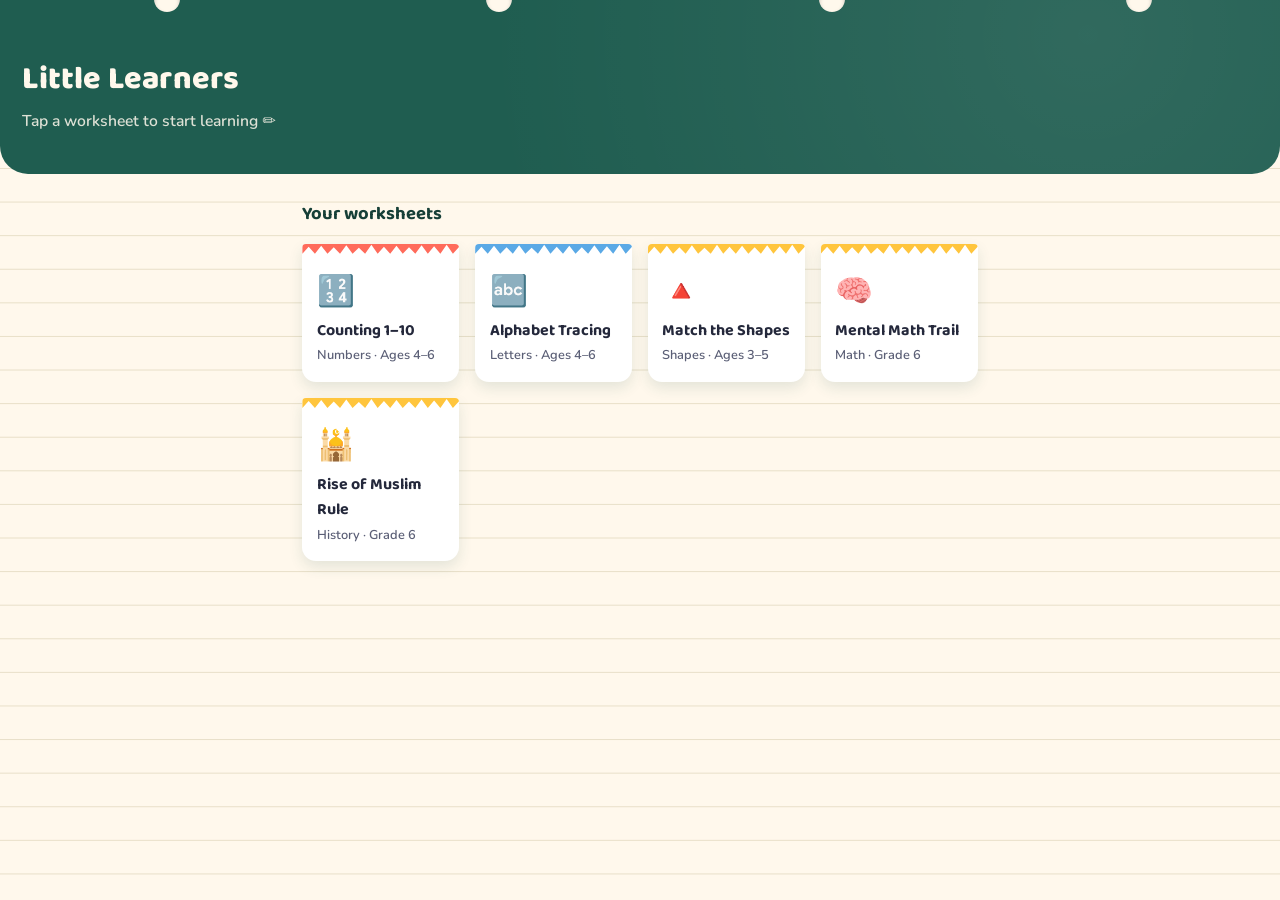
<file: index.html>
<!DOCTYPE html>
<html lang="en">
<head>
  <meta charset="UTF-8" />
  <meta name="viewport" content="width=device-width, initial-scale=1, viewport-fit=cover" />
  <title>Little Learners Worksheets</title>
  <meta name="description" content="Printable and on-screen learning worksheets for kids" />
  <link rel="manifest" href="manifest.json" />
  <link rel="icon" href="icons/icon-192.png" />
  <link rel="apple-touch-icon" href="icons/icon-192.png" />
  <meta name="theme-color" content="#1F5D50" />
  <link rel="stylesheet" href="style.css" />
</head>
<body>

  <header class="cover">
    <div class="cover__ring"></div>
    <div class="cover__ring"></div>
    <div class="cover__ring"></div>
    <div class="cover__ring"></div>
    <h1>Little Learners</h1>
    <p>Tap a worksheet to start learning ✏️</p>
  </header>

  <div class="install-banner" id="installBanner">
    <span>Add this to your home screen!</span>
    <button class="dismiss" id="dismissBtn">Not now</button>
    <button id="installBtn">Install</button>
  </div>

  <main class="folder">
    <h2>Your worksheets</h2>
    <div class="grid">

      <a class="card card--counting" data-id="counting-1-10" href="worksheets/counting-1-10.html">
        <div class="card__tab"></div>
        <div class="card__body">
          <span class="card__emoji">🔢</span>
          <div class="card__title">Counting 1–10</div>
          <div class="card__meta">Numbers · Ages 4–6</div>
        </div>
        <span class="card__done">Done!</span>
      </a>

      <a class="card card--alphabet" data-id="alphabet-trace" href="worksheets/alphabet-trace.html">
        <div class="card__tab"></div>
        <div class="card__body">
          <span class="card__emoji">🔤</span>
          <div class="card__title">Alphabet Tracing</div>
          <div class="card__meta">Letters · Ages 4–6</div>
        </div>
        <span class="card__done">Done!</span>
      </a>

      <a class="card card--shapes" data-id="shapes-match" href="worksheets/shapes-match.html">
        <div class="card__tab"></div>
        <div class="card__body">
          <span class="card__emoji">🔺</span>
          <div class="card__title">Match the Shapes</div>
          <div class="card__meta">Shapes · Ages 3–5</div>
        </div>
        <span class="card__done">Done!</span>
      </a>

      <a class="card card--shapes" data-id="mental-math-trail" href="worksheets/mental-math-trail.html">
        <div class="card__tab"></div>
        <div class="card__body">
          <span class="card__emoji">🧠</span>
          <div class="card__title">Mental Math Trail</div>
          <div class="card__meta">Math · Grade 6</div>
        </div>
        <span class="card__done">Done!</span>
      </a>
     <a class="card card--shapes" data-id="rise-of-muslim-rule" href="worksheets/Chapter1_Rise_of_Muslim_Rule_Exercise.html">
        <div class="card__tab"></div>
        <div class="card__body">
          <span class="card__emoji">🕌</span>
          <div class="card__title">Rise of Muslim Rule</div>
          <div class="card__meta">History · Grade 6</div>
        </div>
        <span class="card__done">Done!</span>
      </a>
    </div>
  </main>

  <script src="app.js"></script>
</body>
</html>
</file>
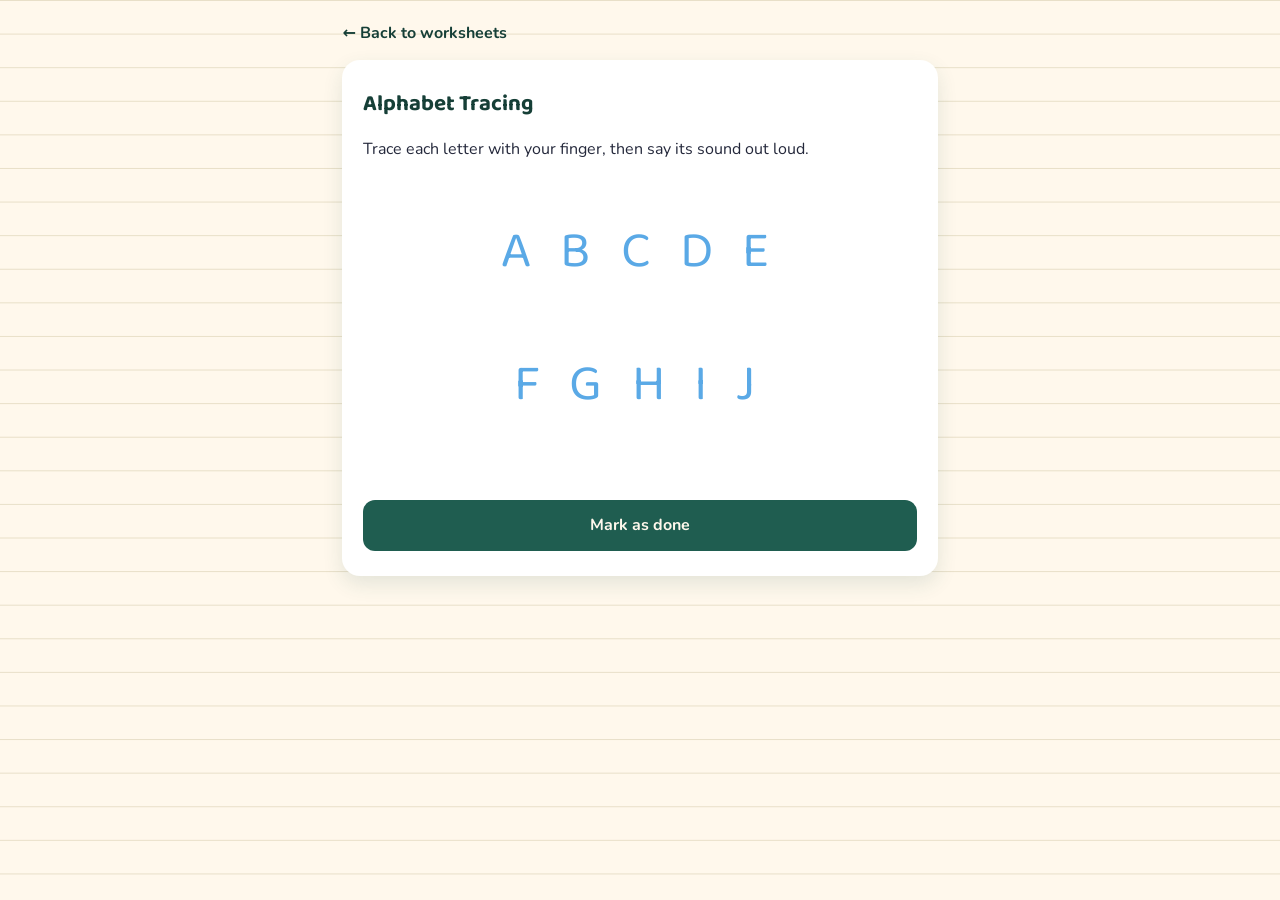
<file: worksheets/alphabet-trace.html>
<!DOCTYPE html>
<html lang="en">
<head>
  <meta charset="UTF-8" />
  <meta name="viewport" content="width=device-width, initial-scale=1" />
  <title>Alphabet Tracing · Little Learners</title>
  <link rel="stylesheet" href="../style.css" />
  <link rel="icon" href="../icons/icon-192.png" />
</head>
<body>
  <div class="worksheet-page">
    <a class="back-link" href="../index.html">&larr; Back to worksheets</a>
    <div class="worksheet-sheet">
      <h1>Alphabet Tracing</h1>
      <p>Trace each letter with your finger, then say its sound out loud.</p>

      <p style="font-family: var(--font-display); font-size: 3.2rem; letter-spacing: 0.6rem; color:#5AA9E6; text-align:center;">
        A B C D E
      </p>
      <p style="font-family: var(--font-display); font-size: 3.2rem; letter-spacing: 0.6rem; color:#5AA9E6; text-align:center;">
        F G H I J
      </p>

      <button class="mark-done-btn" id="doneBtn">Mark as done</button>
    </div>
  </div>
  <script src="../app.js"></script>
  <script>setupDoneButton("alphabet-trace");</script>
</body>
</html>
</file>
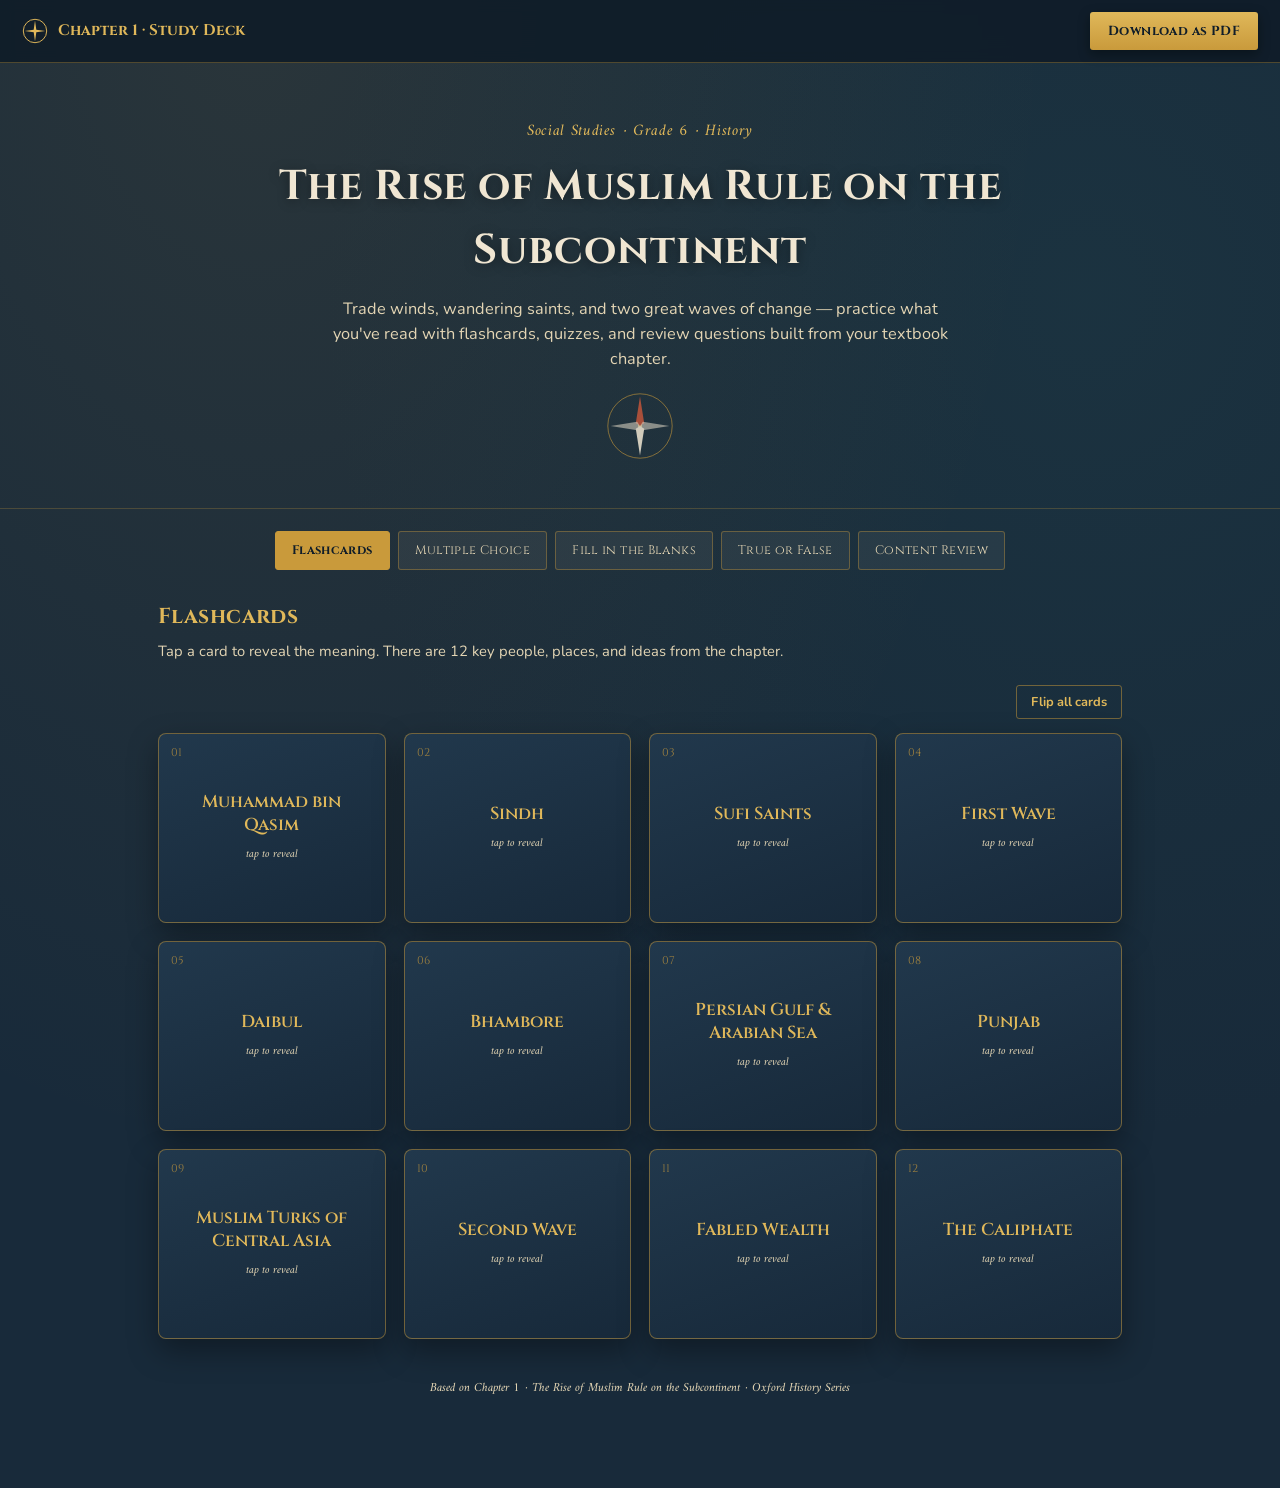
<file: worksheets/Chapter1_Rise_of_Muslim_Rule_Exercise.html>
<!DOCTYPE html>
<html lang="en">
<head>
<meta charset="UTF-8">
<meta name="viewport" content="width=device-width, initial-scale=1.0">
<title>The Rise of Muslim Rule on the Subcontinent — Practice &amp; Learning</title>
<link rel="preconnect" href="https://fonts.googleapis.com">
<link rel="preconnect" href="https://fonts.gstatic.com" crossorigin>
<link href="https://fonts.googleapis.com/css2?family=Cinzel:wght@500;600;700&family=Amiri:ital@0;1&family=Nunito:wght@400;600;700;800&display=swap" rel="stylesheet">
<style>
  :root{
    --ink:#f4e9d0;
    --night:#182a3a;
    --night-deep:#101d29;
    --gold:#c99a3b;
    --gold-bright:#e0b85a;
    --terracotta:#c1553a;
    --teal:#2b5f5f;
    --teal-light:#3d7d7d;
    --parchment:#f0e6d2;
    --parchment-dim:#e3d5b4;
    --line:#8a6f3a;
    --good:#4d8b5f;
    --bad:#b0453a;
    --shadow: 0 12px 30px rgba(0,0,0,0.35);
  }

  *{box-sizing:border-box;}

  body{
    margin:0;
    background:
      radial-gradient(ellipse at 20% 0%, rgba(201,154,59,0.10), transparent 55%),
      radial-gradient(ellipse at 85% 20%, rgba(43,95,95,0.16), transparent 50%),
      var(--night);
    color:var(--parchment);
    font-family:'Nunito', sans-serif;
    line-height:1.55;
    padding-bottom:80px;
  }

  h1,h2,h3, .display{
    font-family:'Cinzel', serif;
    letter-spacing:0.02em;
  }

  .eyebrow{
    font-family:'Amiri', serif;
    font-style:italic;
    color:var(--gold-bright);
    letter-spacing:0.04em;
  }

  /* ===== TOP BAR ===== */
  .topbar{
    position:sticky; top:0; z-index:50;
    display:flex; align-items:center; justify-content:space-between;
    gap:12px;
    padding:12px 22px;
    background:rgba(16,29,41,0.92);
    backdrop-filter:blur(6px);
    border-bottom:1px solid rgba(201,154,59,0.35);
  }
  .brandmark{display:flex; align-items:center; gap:10px; font-family:'Cinzel',serif; font-weight:700; color:var(--gold-bright); font-size:0.95rem;}
  .brandmark svg{width:26px;height:26px;}
  .pdf-btn{
    background:linear-gradient(180deg, var(--gold-bright), var(--gold));
    color:var(--night-deep);
    border:none;
    font-family:'Cinzel', serif;
    font-weight:700;
    font-size:0.82rem;
    letter-spacing:0.03em;
    padding:10px 18px;
    border-radius:3px;
    cursor:pointer;
    box-shadow:0 4px 12px rgba(0,0,0,0.35);
    transition:transform .15s ease;
  }
  .pdf-btn:hover{transform:translateY(-1px);}
  .pdf-btn:active{transform:translateY(0px);}

  /* ===== HERO ===== */
  .hero{
    position:relative;
    padding:56px 24px 40px;
    text-align:center;
    overflow:hidden;
    border-bottom:1px solid rgba(201,154,59,0.25);
  }
  .hero .eyebrow{display:block; font-size:1rem; margin-bottom:10px;}
  .hero h1{
    font-size:clamp(1.7rem, 4vw, 2.6rem);
    margin:0 auto 14px;
    max-width:820px;
    color:var(--parchment);
    text-shadow:0 2px 12px rgba(0,0,0,0.4);
  }
  .hero p.lede{
    max-width:640px; margin:0 auto; color:var(--parchment-dim); font-size:1.02rem;
  }

  .route-divider{
    width:100%;
    height:34px;
    margin:26px 0 0;
  }

  /* compass */
  .compass{
    width:70px;height:70px;margin:18px auto 0; opacity:0.85;
  }

  /* ===== TABS ===== */
  .tabs{
    display:flex; flex-wrap:wrap; justify-content:center; gap:8px;
    padding:22px 16px 6px;
    max-width:1000px; margin:0 auto;
  }
  .tab-btn{
    background:rgba(240,230,210,0.06);
    border:1px solid rgba(201,154,59,0.4);
    color:var(--parchment-dim);
    font-family:'Cinzel', serif;
    font-size:0.78rem;
    letter-spacing:0.03em;
    padding:10px 16px;
    border-radius:3px;
    cursor:pointer;
    transition:all .15s ease;
  }
  .tab-btn:hover{background:rgba(201,154,59,0.15); color:var(--ink);}
  .tab-btn.active{
    background:var(--gold);
    color:var(--night-deep);
    border-color:var(--gold);
    font-weight:700;
  }

  main{max-width:1000px; margin:0 auto; padding:24px 18px 10px;}
  section.panel{display:none;}
  section.panel.active{display:block; animation:fadein .35s ease;}
  @keyframes fadein{from{opacity:0; transform:translateY(6px);} to{opacity:1; transform:translateY(0);}}

  .section-head{
    display:flex; align-items:baseline; gap:12px; margin-bottom:6px; flex-wrap:wrap;
  }
  .section-head h2{font-size:1.35rem; color:var(--gold-bright); margin:0;}
  .section-sub{color:var(--parchment-dim); font-size:0.92rem; margin:0 0 22px;}

  /* ===== FLASHCARDS ===== */
  .flash-toolbar{display:flex; justify-content:flex-end; margin-bottom:14px;}
  .ghost-btn{
    background:transparent; border:1px solid rgba(201,154,59,0.5); color:var(--gold-bright);
    font-family:'Nunito'; font-weight:700; font-size:0.8rem; padding:7px 14px; border-radius:3px; cursor:pointer;
  }
  .ghost-btn:hover{background:rgba(201,154,59,0.12);}

  .flash-grid{
    display:grid; grid-template-columns:repeat(auto-fill, minmax(220px,1fr)); gap:18px;
  }
  .flashcard{
    perspective:1000px; height:190px; cursor:pointer;
  }
  .flashcard-inner{
    position:relative; width:100%; height:100%; text-align:center;
    transition:transform .6s cubic-bezier(.4,.2,.2,1);
    transform-style:preserve-3d;
  }
  .flashcard.flipped .flashcard-inner{transform:rotateY(180deg);}
  .fc-face{
    position:absolute; inset:0; -webkit-backface-visibility:hidden; backface-visibility:hidden;
    border-radius:8px; padding:16px; display:flex; flex-direction:column; align-items:center; justify-content:center;
    box-shadow:var(--shadow);
    border:1px solid rgba(201,154,59,0.5);
  }
  .fc-front{
    background:linear-gradient(160deg, #21384c, #17293a);
  }
  .fc-num{
    position:absolute; top:10px; left:12px; font-family:'Cinzel'; font-size:0.7rem; color:var(--gold);
    opacity:0.75;
  }
  .fc-term{font-family:'Cinzel'; font-weight:600; font-size:1.08rem; color:var(--gold-bright); line-height:1.3;}
  .fc-hint{margin-top:10px; font-size:0.72rem; color:var(--parchment-dim); font-family:'Amiri'; font-style:italic;}
  .fc-back{
    background:linear-gradient(160deg, var(--parchment), var(--parchment-dim));
    color:var(--night-deep);
    transform:rotateY(180deg);
    font-size:0.9rem;
  }
  .fc-back p{margin:0;}

  /* ===== QUIZ ===== */
  .quiz-progress{
    display:flex; align-items:center; gap:14px; margin-bottom:20px;
    font-size:0.85rem; color:var(--parchment-dim);
  }
  .progress-track{flex:1; height:6px; background:rgba(240,230,210,0.12); border-radius:4px; overflow:hidden;}
  .progress-fill{height:100%; width:0%; background:linear-gradient(90deg, var(--terracotta), var(--gold)); transition:width .3s ease;}

  .q-card{
    background:rgba(240,230,210,0.04);
    border:1px solid rgba(201,154,59,0.28);
    border-radius:8px;
    padding:18px 20px;
    margin-bottom:16px;
  }
  .q-card .q-title{font-weight:800; margin-bottom:12px; color:var(--ink); font-size:1rem;}
  .q-num-badge{
    display:inline-flex; align-items:center; justify-content:center;
    width:24px;height:24px; border-radius:50%; background:var(--terracotta); color:#fff;
    font-family:'Cinzel'; font-size:0.72rem; margin-right:8px;
  }
  .opt{
    display:flex; align-items:center; gap:10px;
    padding:9px 12px; border-radius:5px; margin-bottom:7px;
    border:1px solid rgba(240,230,210,0.14);
    cursor:pointer;
    transition:background .15s ease, border-color .15s ease;
  }
  .opt:hover{background:rgba(201,154,59,0.09);}
  .opt input{accent-color:var(--gold);}
  .opt.correct{background:rgba(77,139,95,0.22); border-color:var(--good);}
  .opt.incorrect{background:rgba(176,69,58,0.22); border-color:var(--bad);}
  .opt label{cursor:pointer; flex:1;}

  .primary-btn{
    background:linear-gradient(180deg, var(--terracotta), #a3452e);
    color:#fff; border:none; font-family:'Cinzel'; font-weight:700; letter-spacing:0.03em;
    padding:12px 26px; border-radius:4px; cursor:pointer; font-size:0.85rem;
    box-shadow:0 6px 16px rgba(193,85,58,0.3);
  }
  .primary-btn:hover{filter:brightness(1.08);}

  .score-seal{
    display:none;
    margin:22px auto 6px; width:150px; height:150px;
    border-radius:50%; border:3px double var(--gold);
    background:radial-gradient(circle at 35% 30%, #2a4457, #16283a);
    align-items:center; justify-content:center; flex-direction:column; text-align:center;
    box-shadow: var(--shadow);
  }
  .score-seal.show{display:flex; animation:pop .4s ease;}
  @keyframes pop{from{transform:scale(0.7); opacity:0;} to{transform:scale(1); opacity:1;}}
  .score-seal .big{font-family:'Cinzel'; font-size:1.9rem; color:var(--gold-bright); font-weight:700;}
  .score-seal .small{font-family:'Amiri'; font-style:italic; font-size:0.78rem; color:var(--parchment-dim); margin-top:4px;}

  .center-row{text-align:center; margin-top:18px;}

  /* ===== FILL BLANKS ===== */
  .fb-item{margin-bottom:16px; font-size:1rem;}
  .fb-item input{
    background:rgba(240,230,210,0.08);
    border:none; border-bottom:2px solid var(--gold);
    color:var(--gold-bright); font-family:'Nunito'; font-weight:700;
    padding:4px 8px; width:170px; font-size:0.95rem; text-align:center;
    border-radius:3px 3px 0 0;
  }
  .fb-item input:focus{outline:none; border-color:var(--terracotta);}
  .fb-item input.correct{background:rgba(77,139,95,0.25); border-color:var(--good); color:#dff2e3;}
  .fb-item input.incorrect{background:rgba(176,69,58,0.25); border-color:var(--bad); color:#f7dcd8;}
  .fb-answer-note{display:block; font-size:0.78rem; color:var(--parchment-dim); margin-top:3px; font-family:'Amiri'; font-style:italic;}

  /* ===== TRUE FALSE ===== */
  .tf-item{
    display:flex; align-items:center; justify-content:space-between; gap:16px; flex-wrap:wrap;
    background:rgba(240,230,210,0.04); border:1px solid rgba(201,154,59,0.25);
    padding:14px 18px; border-radius:7px; margin-bottom:12px;
  }
  .tf-statement{flex:1; min-width:220px; font-size:0.96rem;}
  .tf-buttons{display:flex; gap:8px;}
  .tf-buttons button{
    border:1px solid var(--gold); background:transparent; color:var(--gold-bright);
    font-family:'Cinzel'; font-size:0.72rem; padding:7px 14px; border-radius:3px; cursor:pointer; font-weight:700;
  }
  .tf-buttons button.chosen-correct{background:var(--good); color:#fff; border-color:var(--good);}
  .tf-buttons button.chosen-incorrect{background:var(--bad); color:#fff; border-color:var(--bad);}
  .tf-explain{width:100%; font-size:0.8rem; color:var(--parchment-dim); margin-top:8px; display:none; font-family:'Amiri'; font-style:italic;}
  .tf-explain.show{display:block;}

  /* ===== CONTENT REVIEW ===== */
  .cr-item{
    background:rgba(240,230,210,0.04); border:1px solid rgba(201,154,59,0.25);
    border-radius:7px; padding:16px 20px; margin-bottom:14px;
  }
  .cr-item .cr-q{font-weight:800; margin-bottom:8px; color:var(--ink);}
  .cr-item textarea{
    width:100%; min-height:70px; background:rgba(240,230,210,0.06); border:1px solid rgba(240,230,210,0.2);
    border-radius:5px; color:var(--ink); font-family:'Nunito'; padding:10px; font-size:0.9rem; resize:vertical;
  }
  .reveal-btn{
    background:none; border:none; color:var(--gold-bright); font-family:'Amiri'; font-style:italic; cursor:pointer;
    font-size:0.82rem; margin-top:8px; text-decoration:underline; padding:0;
  }
  .cr-sample{
    display:none; margin-top:8px; padding:10px 12px; background:rgba(43,95,95,0.18);
    border-left:3px solid var(--teal-light); border-radius:0 5px 5px 0; font-size:0.86rem; color:var(--parchment-dim);
  }
  .cr-sample.show{display:block;}

  .going-further{
    margin-top:26px; padding:18px 20px; border:1px dashed var(--gold); border-radius:7px;
    background:rgba(201,154,59,0.06);
  }
  .going-further h3{margin:0 0 8px; font-size:1rem; color:var(--gold-bright);}

  footer{
    text-align:center; padding:30px 18px 10px; color:var(--parchment-dim); font-size:0.78rem; font-family:'Amiri'; font-style:italic;
  }

  /* ===== PRINT ===== */
  @media print{
    body{background:#fff !important; color:#1a1a1a !important; padding:0;}
    .topbar, .tabs, .flash-toolbar, .ghost-btn, .primary-btn, .center-row, .tf-buttons, .reveal-btn, textarea, .fb-item input{display:none !important;}
    .hero{border:none; padding:10px 0 20px;}
    .hero h1{color:#1a1a1a; text-shadow:none;}
    .hero p.lede{color:#333;}
    section.panel{display:block !important; page-break-before:always;}
    section.panel:first-of-type{page-break-before:auto;}
    .flash-grid{display:block;}
    .flashcard{height:auto; margin-bottom:14px; page-break-inside:avoid;}
    .flashcard-inner{position:static; transform:none !important; display:flex; gap:10px;}
    .fc-face{position:static; transform:none !important; box-shadow:none; width:50%; border-radius:6px;}
    .fc-front{background:#eef3f6 !important; color:#1a1a1a;}
    .fc-term{color:#1a1a1a;}
    .fc-back{background:#f7f0dd !important; color:#1a1a1a;}
    .q-card, .tf-item, .cr-item{border:1px solid #ccc; page-break-inside:avoid; background:#fff;}
    .q-title, .cr-q, .tf-statement{color:#1a1a1a;}
    .opt{border:1px solid #ddd; color:#1a1a1a;}
    .opt::after{content: " ";}
    .q-card::after{
      content: "Answer: " attr(data-answer);
      display:block; margin-top:8px; font-weight:700; color:#a3452e; font-size:0.85rem;
    }
    .tf-item::after{content:"Answer: " attr(data-answer); display:block; font-weight:700; color:#a3452e; margin-top:6px;}
    .fb-item::after{content:" Answer: " attr(data-answer); font-weight:700; color:#a3452e;}
    .cr-sample{display:block !important; background:#f1f1f1;}
    .score-seal{display:none !important;}
    a[href]:after{content:"";}
  }
</style>
</head>
<body>

<div class="topbar">
  <div class="brandmark">
    <svg viewBox="0 0 40 40" fill="none" xmlns="http://www.w3.org/2000/svg">
      <circle cx="20" cy="20" r="18" stroke="#e0b85a" stroke-width="1.5"/>
      <path d="M20 4 L22 18 L36 20 L22 22 L20 36 L18 22 L4 20 L18 18 Z" fill="#e0b85a"/>
    </svg>
    Chapter 1 &middot; Study Deck
  </div>
  <button class="pdf-btn" onclick="window.print()">Download as PDF</button>
</div>

<div class="hero">
  <span class="eyebrow">Social Studies &middot; Grade 6 &middot; History</span>
  <h1>The Rise of Muslim Rule on the Subcontinent</h1>
  <p class="lede">Trade winds, wandering saints, and two great waves of change — practice what you've read with flashcards, quizzes, and review questions built from your textbook chapter.</p>
  <svg class="compass" viewBox="0 0 100 100" fill="none" xmlns="http://www.w3.org/2000/svg">
    <circle cx="50" cy="50" r="46" stroke="#c99a3b" stroke-width="1"/>
    <circle cx="50" cy="50" r="3" fill="#e0b85a"/>
    <path d="M50 8 L56 46 L50 50 L44 46 Z" fill="#c1553a"/>
    <path d="M50 92 L44 54 L50 50 L56 54 Z" fill="#f0e6d2"/>
    <path d="M8 50 L46 44 L50 50 L46 56 Z" fill="#f0e6d2" opacity="0.6"/>
    <path d="M92 50 L54 56 L50 50 L54 44 Z" fill="#f0e6d2" opacity="0.6"/>
  </svg>
</div>

<div class="tabs" id="tabs">
  <button class="tab-btn active" data-tab="flash">Flashcards</button>
  <button class="tab-btn" data-tab="quiz">Multiple Choice</button>
  <button class="tab-btn" data-tab="blanks">Fill in the Blanks</button>
  <button class="tab-btn" data-tab="tf">True or False</button>
  <button class="tab-btn" data-tab="review">Content Review</button>
</div>

<main>

  <!-- ============ FLASHCARDS ============ -->
  <section class="panel active" id="flash">
    <div class="section-head"><h2>Flashcards</h2></div>
    <p class="section-sub">Tap a card to reveal the meaning. There are 12 key people, places, and ideas from the chapter.</p>
    <div class="flash-toolbar"><button class="ghost-btn" id="flipAllBtn">Flip all cards</button></div>
    <div class="flash-grid" id="flashGrid"></div>
  </section>

  <!-- ============ MCQ QUIZ ============ -->
  <section class="panel" id="quiz">
    <div class="section-head"><h2>Multiple Choice Quiz</h2></div>
    <p class="section-sub">Choose the best answer for each question, then check your score.</p>
    <div class="quiz-progress">
      <span id="quizProgressLabel">0 of 12 answered</span>
      <div class="progress-track"><div class="progress-fill" id="quizProgressFill"></div></div>
    </div>
    <div id="quizList"></div>
    <div class="center-row">
      <button class="primary-btn" id="checkQuizBtn">Check my answers</button>
      <div class="score-seal" id="scoreSeal">
        <div class="big" id="scoreBig">0 / 12</div>
        <div class="small">score sealed</div>
      </div>
    </div>
  </section>

  <!-- ============ FILL IN THE BLANKS ============ -->
  <section class="panel" id="blanks">
    <div class="section-head"><h2>Fill in the Blanks</h2></div>
    <p class="section-sub">Complete each sentence with the correct word from the chapter.</p>
    <div id="blanksList"></div>
    <div class="center-row"><button class="primary-btn" id="checkBlanksBtn">Check my answers</button></div>
  </section>

  <!-- ============ TRUE / FALSE ============ -->
  <section class="panel" id="tf">
    <div class="section-head"><h2>True or False</h2></div>
    <p class="section-sub">Decide whether each statement is true or false. Wrong guesses reveal a quick explanation.</p>
    <div id="tfList"></div>
  </section>

  <!-- ============ CONTENT REVIEW ============ -->
  <section class="panel" id="review">
    <div class="section-head"><h2>Content Review</h2></div>
    <p class="section-sub">Write your answer in your own words, then reveal a sample answer to compare.</p>
    <div id="reviewList"></div>

    <div class="going-further">
      <h3>Going Further</h3>
      <p style="margin:0 0 10px; font-size:0.9rem; color:var(--parchment-dim);">Find out about the goods that were traded in those days along the Arabian Sea route. Jot down your notes below.</p>
      <textarea rows="4" placeholder="e.g. spices, textiles, horses, precious stones..." style="width:100%; background:rgba(240,230,210,0.06); border:1px solid rgba(240,230,210,0.2); border-radius:5px; color:var(--ink); font-family:'Nunito'; padding:10px; font-size:0.9rem;"></textarea>
    </div>
  </section>

</main>

<footer>Based on Chapter 1 &middot; The Rise of Muslim Rule on the Subcontinent &middot; Oxford History Series</footer>

<script>
// ---------------- DATA ----------------
const flashcards = [
  {term:"Muhammad bin Qasim", back:"The Arab general who conquered Sindh in the eighth century, making the sea trade routes safe again."},
  {term:"Sindh", back:"The region conquered by Muhammad bin Qasim; it became the base of early Arab rule on the subcontinent."},
  {term:"Sufi Saints", back:"Holy teachers from Islamic West Asia who settled in Sindh and won people over through fair governance, not force."},
  {term:"First Wave", back:"Islamic influence introduced peacefully in Sindh, led by Sufi saints rather than conquest."},
  {term:"Daibul", back:"The port from where Muhammad bin Qasim's forces first entered Sindh."},
  {term:"Bhambore", back:"A site outside Karachi, known today as the 'Gateway of Islam.'"},
  {term:"Persian Gulf & Arabian Sea", back:"The sea routes Arab traders sailed to reach the subcontinent from the west."},
  {term:"Punjab", back:"Along with Sindh, the other region ruled by the early Arabs on the subcontinent."},
  {term:"Muslim Turks of Central Asia", back:"A group who grew powerful in northern Pakistan and Afghanistan, and carried Islam further into India."},
  {term:"Second Wave", back:"Islamic influence that arrived from the north in the tenth century, through Central Asia."},
  {term:"Fabled Wealth", back:"The legendary riches of Indian states that attracted the Central Asian Turks, in addition to their wish to spread Islam."},
  {term:"The Caliphate", back:"The Islamic empire that, by 750 CE, stretched from Spain to Central Asia — it expanded mainly toward Central Asia rather than south into India."}
];

const quizData = [
  {q:"Who conquered Sindh in the eighth century?", opts:["Mahmud of Ghazni","Muhammad bin Qasim","Sultan Muhammad","Ibn Battuta"], correct:1},
  {q:"Why had Arab merchants stopped travelling across the Arabian Sea before this conquest?", opts:["Storms at sea","High taxes","Fear of pirates","Lack of ships"], correct:2},
  {q:"Which two water routes did Arab traders sail to enter the subcontinent from the west?", opts:["Red Sea and the Nile","Persian Gulf and Arabian Sea","Indian Ocean and Bay of Bengal","Caspian Sea and Black Sea"], correct:1},
  {q:"Which two regions did the early Arabs come to rule on the subcontinent?", opts:["Bengal and Punjab","Sindh and Punjab","Sindh and Kashmir","Punjab and Gujarat"], correct:1},
  {q:"Who was mainly responsible for the first wave of Islamic influence?", opts:["The Sultan's army","Sufi saints","Central Asian Turks","Traders from China"], correct:1},
  {q:"Why did many people in Sindh willingly convert to Islam?", opts:["They were forced by soldiers","They admired the saints' fair governance","They wanted trading rights","They were promised land"], correct:1},
  {q:"The site outside Karachi known as the 'Gateway of Islam' is:", opts:["Daibul","Multan","Bhambore","Thatta"], correct:2},
  {q:"From which port did Muhammad bin Qasim's forces enter Sindh?", opts:["Bhambore","Daibul","Karachi","Thatta"], correct:1},
  {q:"When did the second wave of Islamic influence reach the subcontinent?", opts:["Eighth century","Ninth century","Tenth century","Twelfth century"], correct:2},
  {q:"From which direction did the second wave of Islamic influence arrive?", opts:["South, by sea","North, by land","East, by land","West, by sea"], correct:1},
  {q:"Besides religion, what else attracted the Central Asian Turks to India?", opts:["A cooler climate","Fertile farmland only","The fabled wealth of Indian states","Better trade unions"], correct:2},
  {q:"On the map 'The Caliphate in 750,' whose conquests are shown for the years 632–656?", opts:["Umayyad Caliphs","The first three Caliphs","Abbasid Caliphs","Ottoman Caliphs"], correct:1}
];

const blanksData = [
  {before:"Muhammad bin Qasim conquered", after:"in the eighth century.", answer:"sindh"},
  {before:"Fear of", after:"had prevented Arab merchants from crossing the Arabian Sea.", answer:"pirates"},
  {before:"The first wave of Islamic influence came through", after:"saints.", answer:"sufi"},
  {before:"The port of Daibul is where Muhammad bin Qasim's forces entered", after:".", answer:"sindh"},
  {before:"The second wave of Islamic influence came from the", after:"in the tenth century.", answer:"north"},
  {before:"The Central Asian Turks were attracted to India partly by its", after:"wealth.", answer:"fabled"}
];

const tfData = [
  {s:"Muhammad bin Qasim conquered Sindh in the eighth century.", answer:true, explain:"True — this is stated directly in the chapter."},
  {s:"The first wave of Islamic influence came through military conquest by the Central Asian Turks.", answer:false, explain:"False — the first wave came through the peaceful, fair governance of Sufi saints in Sindh."},
  {s:"The Arabs ruled Sindh and part of the Punjab.", answer:true, explain:"True — trade and rule extended across both regions."},
  {s:"Bhambore is known as the 'Gateway of Islam.'", answer:true, explain:"True — it is the site outside Karachi with this name."},
  {s:"The second wave of Islamic influence happened before the first wave.", answer:false, explain:"False — the second wave came later, in the tenth century, after the first wave in Sindh."},
  {s:"The Islamic Caliphate expanded mainly southward into the Indian subcontinent rather than toward Central Asia.", answer:false, explain:"False — the chapter says the Caliphate expanded towards Central Asia rather than spreading south into India."}
];

const reviewData = [
  {q:"1. Why did the traditional trade routes through the Arabian Sea become unsafe?", sample:"Because of the fear of pirates, Arab merchants stopped travelling safely across the Arabian Sea, making the ancient trade routes through Indian waters unsafe."},
  {q:"2. Why did the trade begin again?", sample:"Because Muhammad bin Qasim conquered Sindh, which brought peace and security to the region, allowing the Arabs to renew their trade through the Persian Gulf and Arabian Sea."},
  {q:"3. What attracted the Central Asians to India?", sample:"Their wish to spread Islam further into the subcontinent, along with the fabled wealth of the Indian states."}
];

// ---------------- TABS ----------------
document.getElementById('tabs').addEventListener('click', e=>{
  const btn = e.target.closest('.tab-btn');
  if(!btn) return;
  document.querySelectorAll('.tab-btn').forEach(b=>b.classList.remove('active'));
  document.querySelectorAll('.panel').forEach(p=>p.classList.remove('active'));
  btn.classList.add('active');
  document.getElementById(btn.dataset.tab).classList.add('active');
});

// ---------------- FLASHCARDS ----------------
const flashGrid = document.getElementById('flashGrid');
flashcards.forEach((card, i)=>{
  const el = document.createElement('div');
  el.className='flashcard';
  el.innerHTML = `
    <div class="flashcard-inner">
      <div class="fc-face fc-front">
        <span class="fc-num">${String(i+1).padStart(2,'0')}</span>
        <div class="fc-term">${card.term}</div>
        <div class="fc-hint">tap to reveal</div>
      </div>
      <div class="fc-face fc-back"><p>${card.back}</p></div>
    </div>`;
  el.addEventListener('click', ()=> el.classList.toggle('flipped'));
  flashGrid.appendChild(el);
});
let allFlipped = false;
document.getElementById('flipAllBtn').addEventListener('click', ()=>{
  allFlipped = !allFlipped;
  document.querySelectorAll('.flashcard').forEach(c=> c.classList.toggle('flipped', allFlipped));
  document.getElementById('flipAllBtn').textContent = allFlipped ? "Flip all cards back" : "Flip all cards";
});

// ---------------- QUIZ ----------------
const quizList = document.getElementById('quizList');
quizData.forEach((item, i)=>{
  const card = document.createElement('div');
  card.className='q-card';
  card.dataset.answer = item.opts[item.correct];
  let optsHtml = item.opts.map((opt, j)=>`
    <div class="opt" data-idx="${j}">
      <input type="radio" name="q${i}" id="q${i}o${j}" value="${j}">
      <label for="q${i}o${j}">${opt}</label>
    </div>`).join('');
  card.innerHTML = `<div class="q-title"><span class="q-num-badge">${i+1}</span>${item.q}</div>${optsHtml}`;
  quizList.appendChild(card);
});
quizList.addEventListener('change', updateQuizProgress);
function updateQuizProgress(){
  const answered = quizData.filter((_,i)=> document.querySelector(`input[name="q${i}"]:checked`)).length;
  document.getElementById('quizProgressLabel').textContent = `${answered} of ${quizData.length} answered`;
  document.getElementById('quizProgressFill').style.width = (answered/quizData.length*100)+'%';
}
document.getElementById('checkQuizBtn').addEventListener('click', ()=>{
  let score = 0;
  quizData.forEach((item, i)=>{
    const chosen = document.querySelector(`input[name="q${i}"]:checked`);
    const opts = document.querySelectorAll(`#quizList .q-card:nth-child(${i+1}) .opt`);
    opts.forEach(o=>o.classList.remove('correct','incorrect'));
    opts[item.correct].classList.add('correct');
    if(chosen){
      const idx = parseInt(chosen.value);
      if(idx === item.correct) score++;
      else opts[idx].classList.add('incorrect');
    }
  });
  document.getElementById('scoreBig').textContent = `${score} / ${quizData.length}`;
  document.getElementById('scoreSeal').classList.add('show');
});

// ---------------- FILL IN BLANKS ----------------
const blanksList = document.getElementById('blanksList');
blanksData.forEach((item,i)=>{
  const row = document.createElement('div');
  row.className='fb-item';
  row.dataset.answer = item.answer;
  row.innerHTML = `${i+1}. ${item.before} <input type="text" id="fb${i}" autocomplete="off"> ${item.after}
    <span class="fb-answer-note" id="fbNote${i}"></span>`;
  blanksList.appendChild(row);
});
document.getElementById('checkBlanksBtn').addEventListener('click', ()=>{
  blanksData.forEach((item,i)=>{
    const input = document.getElementById(`fb${i}`);
    const note = document.getElementById(`fbNote${i}`);
    const val = input.value.trim().toLowerCase();
    input.classList.remove('correct','incorrect');
    if(val === item.answer){
      input.classList.add('correct');
      note.textContent = '';
    } else {
      input.classList.add('incorrect');
      note.textContent = `Correct answer: ${item.answer}`;
    }
  });
});

// ---------------- TRUE / FALSE ----------------
const tfList = document.getElementById('tfList');
tfData.forEach((item,i)=>{
  const row = document.createElement('div');
  row.className='tf-item';
  row.dataset.answer = item.answer ? "True" : "False";
  row.innerHTML = `
    <div class="tf-statement">${i+1}. ${item.s}</div>
    <div class="tf-buttons">
      <button data-val="true">True</button>
      <button data-val="false">False</button>
    </div>
    <div class="tf-explain" id="tfExplain${i}">${item.explain}</div>`;
  row.querySelectorAll('.tf-buttons button').forEach(btn=>{
    btn.addEventListener('click', ()=>{
      const chosenVal = btn.dataset.val === 'true';
      const buttons = row.querySelectorAll('.tf-buttons button');
      buttons.forEach(b=>b.classList.remove('chosen-correct','chosen-incorrect'));
      if(chosenVal === item.answer){
        btn.classList.add('chosen-correct');
      } else {
        btn.classList.add('chosen-incorrect');
      }
      document.getElementById(`tfExplain${i}`).classList.add('show');
    });
  });
  tfList.appendChild(row);
});

// ---------------- CONTENT REVIEW ----------------
const reviewList = document.getElementById('reviewList');
reviewData.forEach((item,i)=>{
  const box = document.createElement('div');
  box.className='cr-item';
  box.innerHTML = `
    <div class="cr-q">${item.q}</div>
    <textarea placeholder="Type your answer here..."></textarea>
    <button class="reveal-btn" id="revealBtn${i}">Show sample answer</button>
    <div class="cr-sample" id="crSample${i}">${item.sample}</div>`;
  reviewList.appendChild(box);
  box.querySelector(`#revealBtn${i}`).addEventListener('click', function(){
    const sample = box.querySelector(`#crSample${i}`);
    sample.classList.toggle('show');
    this.textContent = sample.classList.contains('show') ? "Hide sample answer" : "Show sample answer";
  });
});
</script>

</body>
</html>
</file>
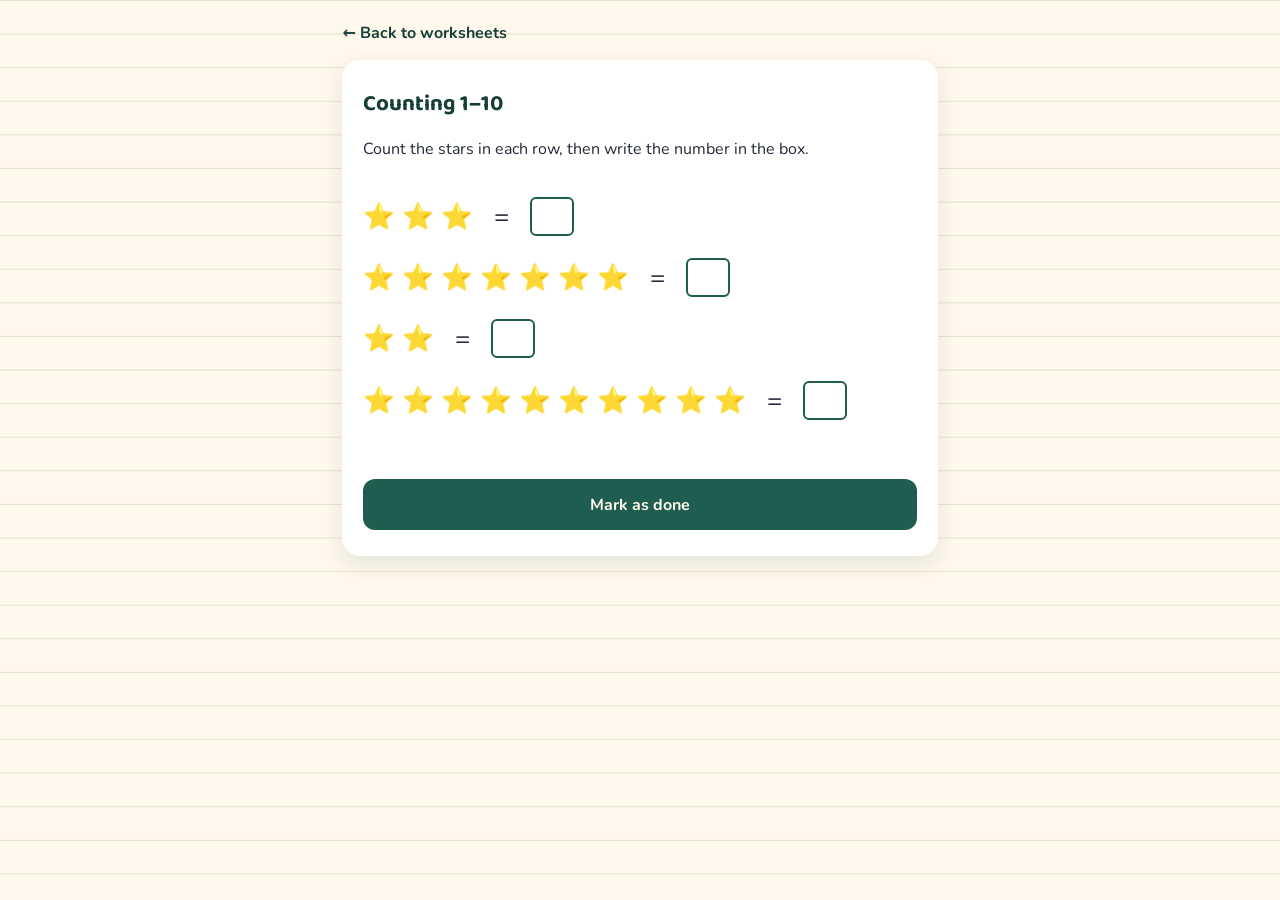
<file: worksheets/counting-1-10.html>
<!DOCTYPE html>
<html lang="en">
<head>
  <meta charset="UTF-8" />
  <meta name="viewport" content="width=device-width, initial-scale=1" />
  <title>Counting 1–10 · Little Learners</title>
  <link rel="stylesheet" href="../style.css" />
  <link rel="icon" href="../icons/icon-192.png" />
</head>
<body>
  <div class="worksheet-page">
    <a class="back-link" href="../index.html">&larr; Back to worksheets</a>
    <div class="worksheet-sheet">
      <h1>Counting 1–10</h1>
      <p>Count the stars in each row, then write the number in the box.</p>

      <p style="font-size:1.6rem; line-height:2.4;">
        ⭐ ⭐ ⭐ &nbsp; = &nbsp; <span style="border:2px solid #1F5D50; border-radius:6px; padding:0 0.6rem;">&nbsp;&nbsp;&nbsp;</span><br>
        ⭐ ⭐ ⭐ ⭐ ⭐ ⭐ ⭐ &nbsp; = &nbsp; <span style="border:2px solid #1F5D50; border-radius:6px; padding:0 0.6rem;">&nbsp;&nbsp;&nbsp;</span><br>
        ⭐ ⭐ &nbsp; = &nbsp; <span style="border:2px solid #1F5D50; border-radius:6px; padding:0 0.6rem;">&nbsp;&nbsp;&nbsp;</span><br>
        ⭐ ⭐ ⭐ ⭐ ⭐ ⭐ ⭐ ⭐ ⭐ ⭐ &nbsp; = &nbsp; <span style="border:2px solid #1F5D50; border-radius:6px; padding:0 0.6rem;">&nbsp;&nbsp;&nbsp;</span>
      </p>

      <button class="mark-done-btn" id="doneBtn">Mark as done</button>
    </div>
  </div>
  <script src="../app.js"></script>
  <script>setupDoneButton("counting-1-10");</script>
</body>
</html>
</file>
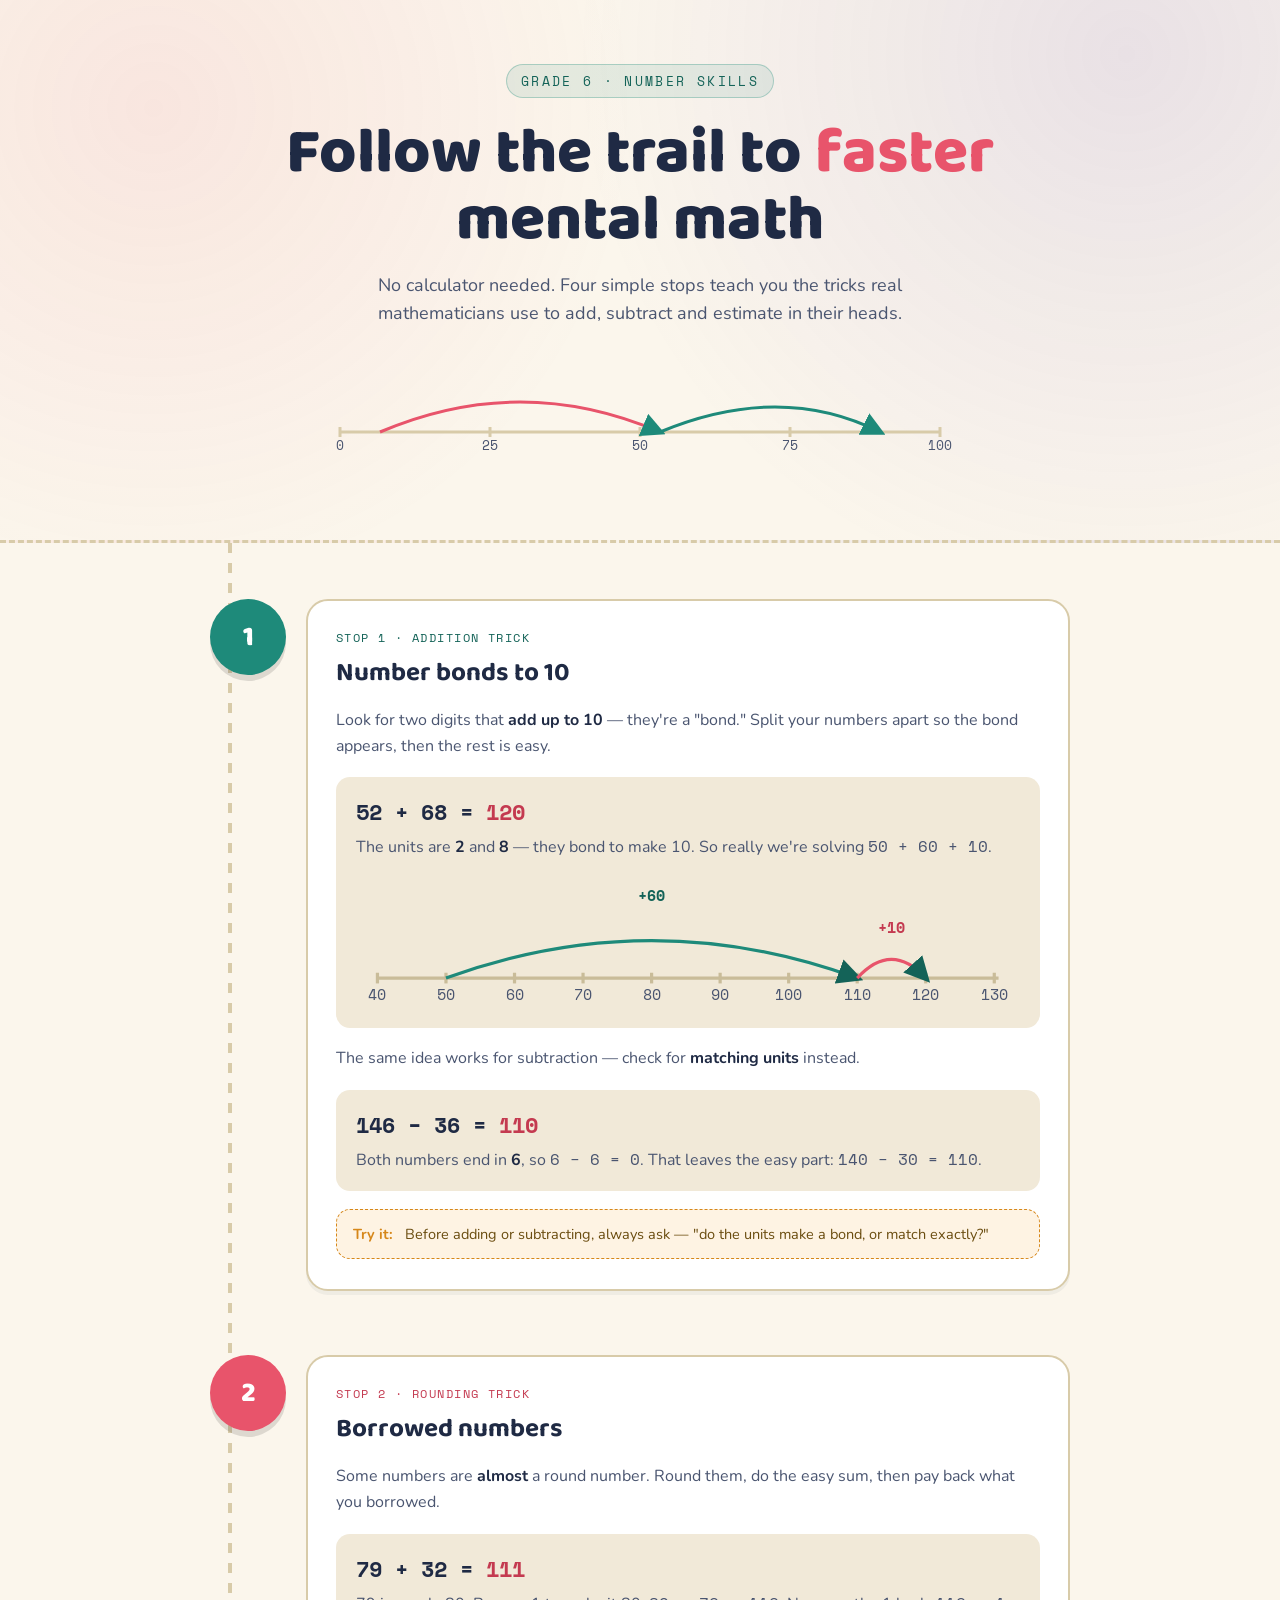
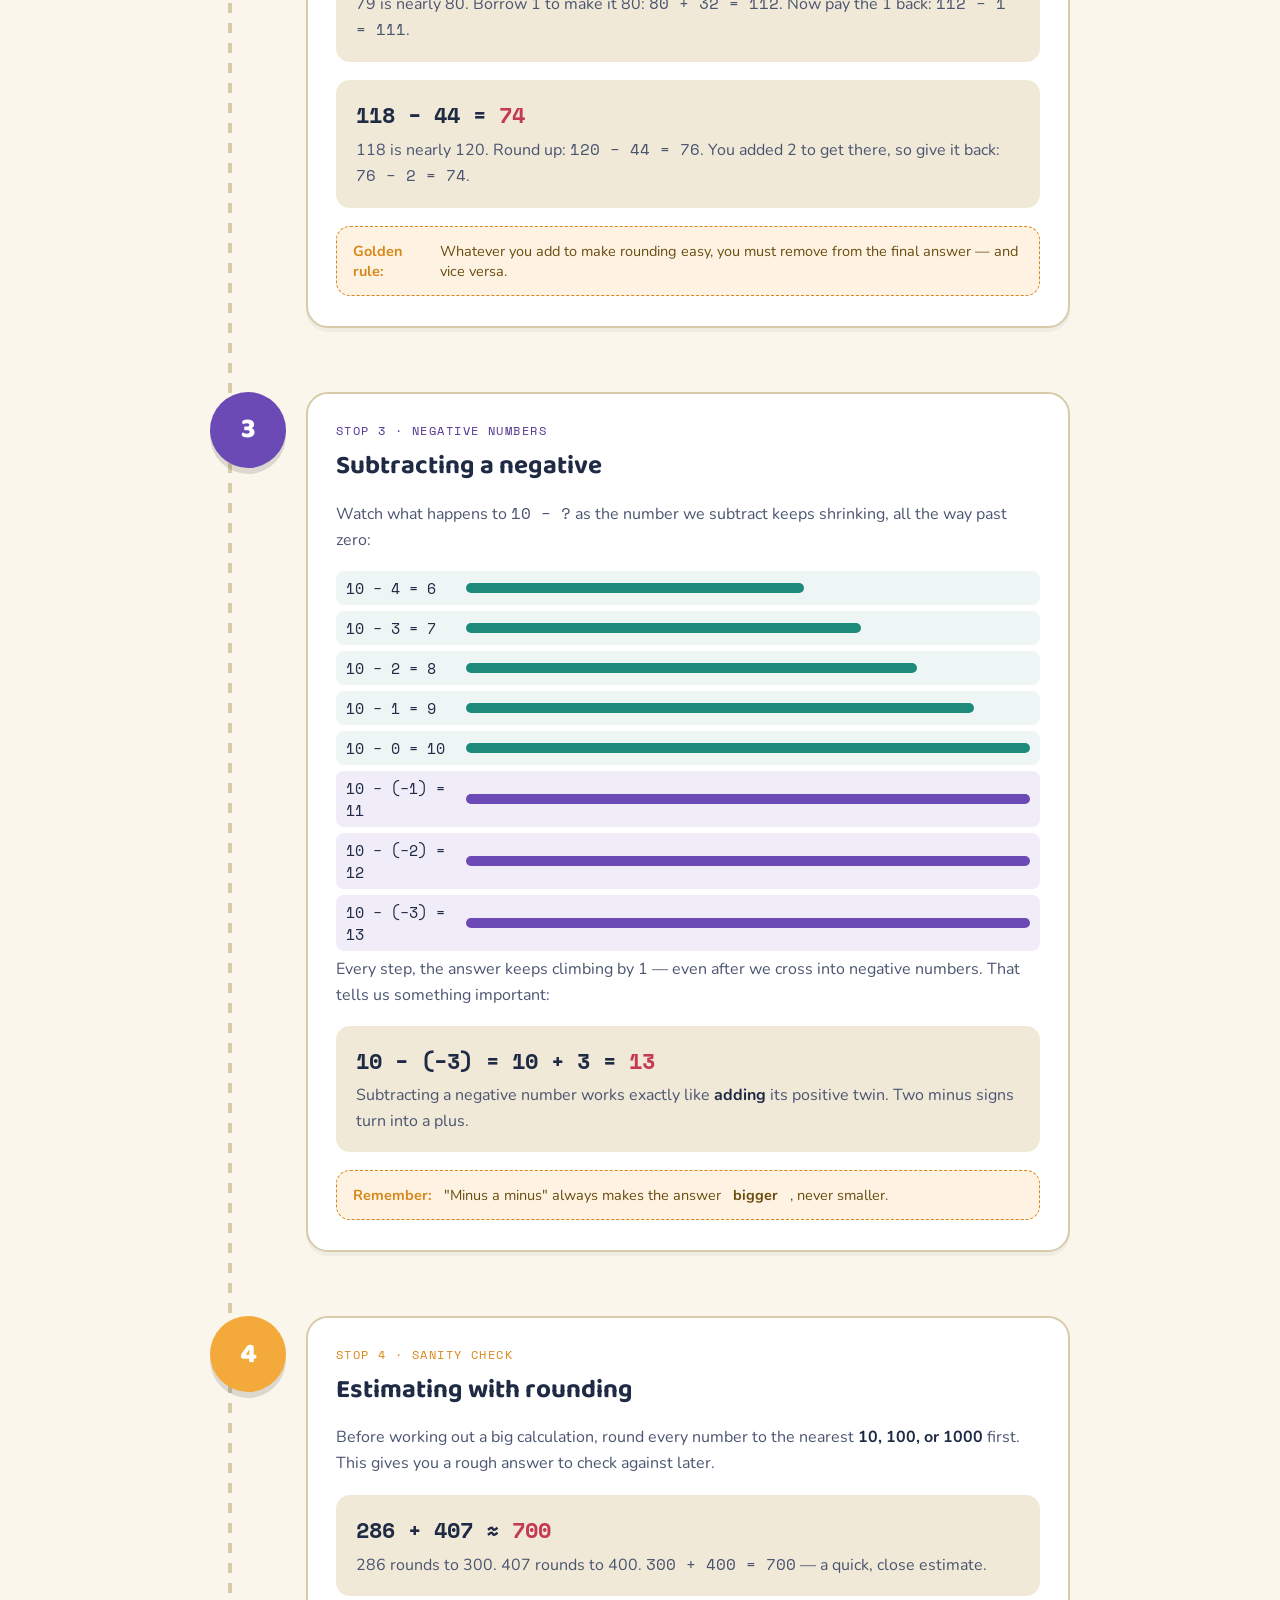
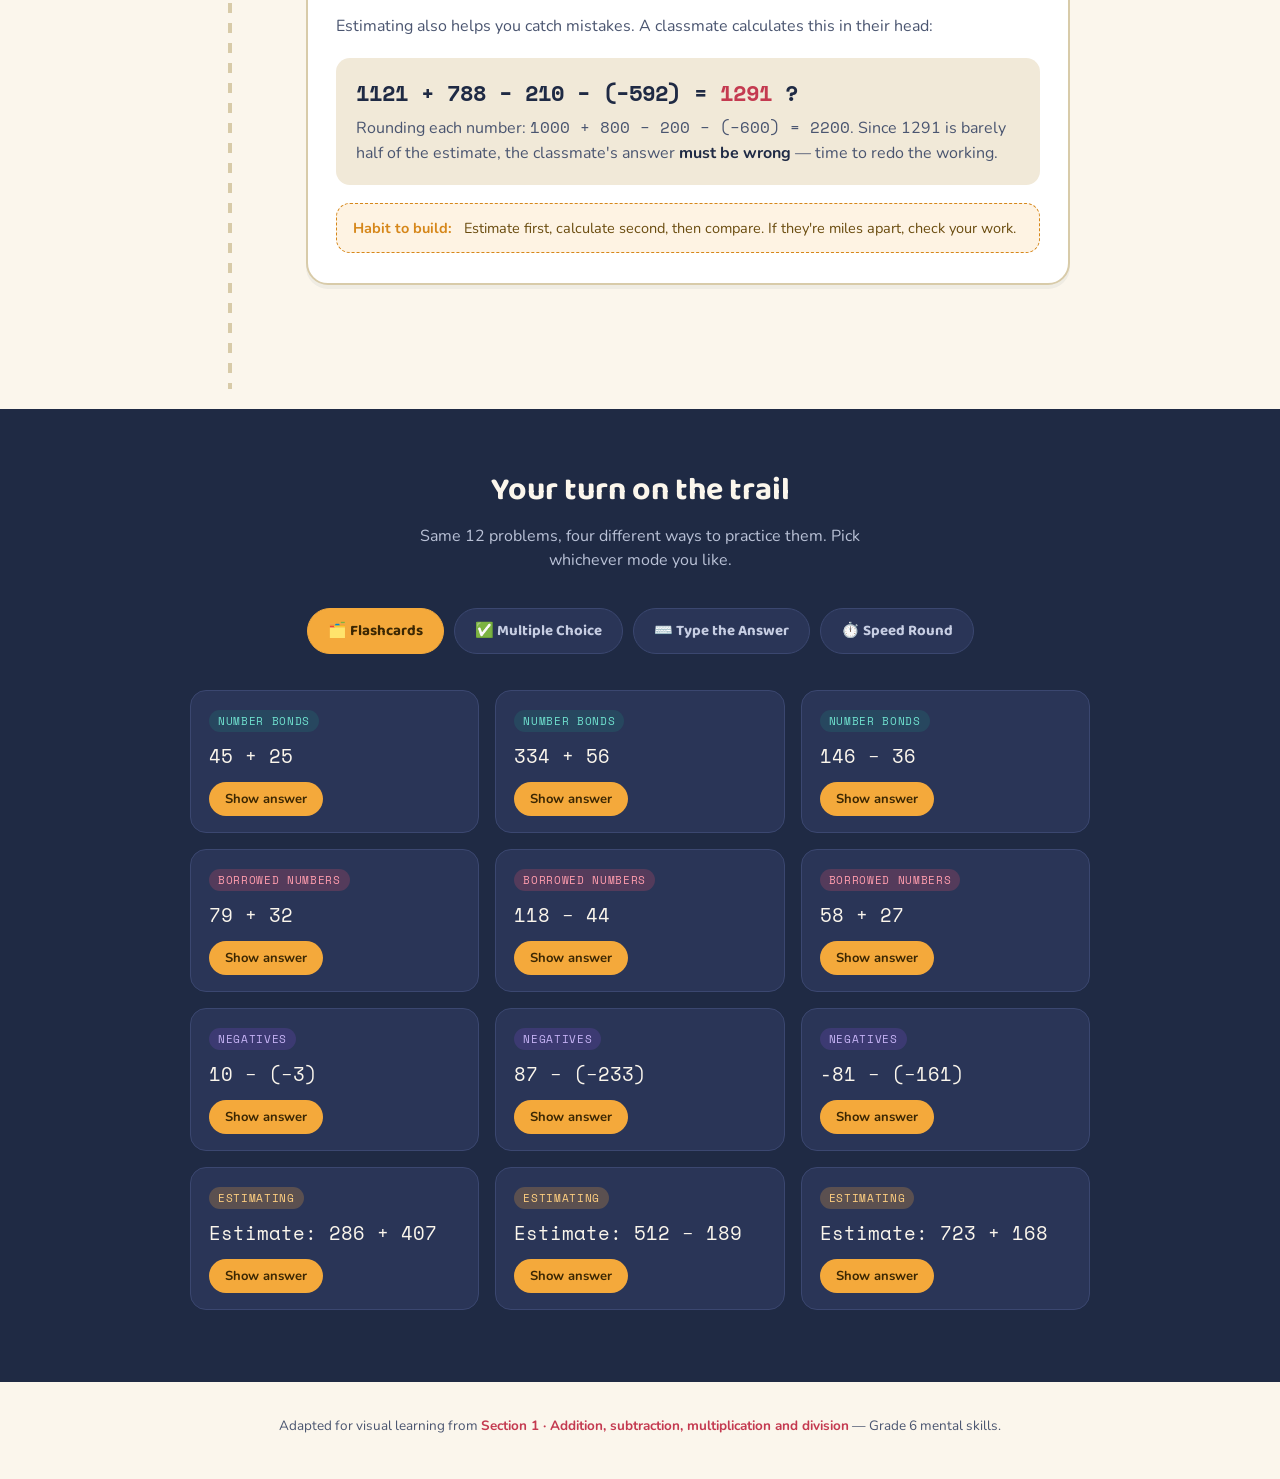
<file: worksheets/mental-math-trail.html>
<!DOCTYPE html>
<html lang="en">
<head>
<meta charset="UTF-8">
<meta name="viewport" content="width=device-width, initial-scale=1.0">
<title>The Mental Math Trail — Grade 6</title>
<style>
  @import url('https://fonts.googleapis.com/css2?family=Baloo+2:wght@500;600;700;800&family=Nunito:ital,wght@0,400;0,600;0,700;0,800;1,700&family=Space+Mono:wght@400;700&display=swap');

  :root{
    --paper: #FBF6EC;
    --paper-dark: #F1E9D8;
    --ink: #1F2A44;
    --ink-soft: #4A5570;
    --teal: #1E8A7A;
    --teal-dark: #146358;
    --pink: #E8546B;
    --pink-dark: #C43A50;
    --gold: #F4A93B;
    --gold-dark: #D6871A;
    --purple: #6C4AB6;
    --purple-dark: #503490;
    --line: #D8CBA9;
  }

  *{box-sizing:border-box;}
  html{scroll-behavior:smooth;}
  body{
    margin:0;
    background:var(--paper);
    color:var(--ink);
    font-family:'Nunito', sans-serif;
    -webkit-font-smoothing:antialiased;
  }

  .num{font-family:'Space Mono', monospace;}

  h1,h2,h3{
    font-family:'Baloo 2', sans-serif;
    margin:0;
    color:var(--ink);
  }

  /* ---------- HERO ---------- */
  .hero{
    position:relative;
    padding:64px 24px 88px;
    background:
      radial-gradient(circle at 12% 20%, rgba(232,84,107,0.10), transparent 40%),
      radial-gradient(circle at 88% 10%, rgba(108,74,182,0.12), transparent 45%),
      var(--paper);
    overflow:hidden;
    text-align:center;
    border-bottom:3px dashed var(--line);
  }
  .hero-eyebrow{
    display:inline-block;
    font-family:'Space Mono', monospace;
    font-size:13px;
    letter-spacing:0.18em;
    text-transform:uppercase;
    color:var(--teal-dark);
    background:rgba(30,138,122,0.1);
    border:1px solid rgba(30,138,122,0.3);
    padding:6px 14px;
    border-radius:999px;
    margin-bottom:22px;
  }
  .hero h1{
    font-size:clamp(34px,6vw,64px);
    line-height:1.05;
    font-weight:800;
    max-width:820px;
    margin:0 auto 18px;
  }
  .hero h1 span{color:var(--pink);}
  .hero p{
    font-size:18px;
    color:var(--ink-soft);
    max-width:560px;
    margin:0 auto 34px;
    line-height:1.55;
  }
  .hero-line{
    max-width:640px;
    margin:0 auto;
  }
  .hero-line svg{width:100%;height:auto;display:block;}

  /* ---------- TRAIL LAYOUT ---------- */
  .trail-wrap{
    max-width:900px;
    margin:0 auto;
    padding:56px 20px 40px;
    position:relative;
  }
  .trail-spine{
    position:absolute;
    left:38px;
    top:0;
    bottom:0;
    width:4px;
    background:repeating-linear-gradient(to bottom, var(--line) 0 10px, transparent 10px 20px);
  }
  @media (max-width:640px){
    .trail-spine{left:22px;}
  }

  .stop{
    position:relative;
    padding-left:96px;
    margin-bottom:64px;
  }
  @media (max-width:640px){
    .stop{padding-left:56px;}
  }

  .stop-marker{
    position:absolute;
    left:0;
    top:0;
    width:76px;
    height:76px;
    border-radius:50%;
    display:flex;
    align-items:center;
    justify-content:center;
    font-family:'Baloo 2', sans-serif;
    font-weight:800;
    font-size:28px;
    color:#fff;
    box-shadow:0 6px 0 rgba(0,0,0,0.12);
    z-index:2;
  }
  @media (max-width:640px){
    .stop-marker{width:44px;height:44px;font-size:17px;left:0;}
    .stop-marker span.marker-label{display:none;}
  }

  .stop[data-c="teal"] .stop-marker{background:var(--teal);}
  .stop[data-c="pink"] .stop-marker{background:var(--pink);}
  .stop[data-c="purple"] .stop-marker{background:var(--purple);}
  .stop[data-c="gold"] .stop-marker{background:var(--gold);}

  .stop-card{
    background:#fff;
    border:2px solid var(--line);
    border-radius:22px;
    padding:28px 28px 30px;
    box-shadow:0 4px 0 rgba(31,42,68,0.05);
  }
  .stop-kicker{
    font-family:'Space Mono', monospace;
    font-size:12px;
    letter-spacing:0.12em;
    text-transform:uppercase;
    margin-bottom:6px;
  }
  .stop[data-c="teal"] .stop-kicker{color:var(--teal-dark);}
  .stop[data-c="pink"] .stop-kicker{color:var(--pink-dark);}
  .stop[data-c="purple"] .stop-kicker{color:var(--purple-dark);}
  .stop[data-c="gold"] .stop-kicker{color:var(--gold-dark);}

  .stop-card h2{
    font-size:26px;
    margin-bottom:14px;
  }
  .stop-card p{
    font-size:16px;
    line-height:1.6;
    color:var(--ink-soft);
    margin:0 0 14px;
  }
  .stop-card p strong{color:var(--ink);}

  .example-box{
    background:var(--paper-dark);
    border-radius:14px;
    padding:18px 20px;
    margin:18px 0;
  }
  .example-box .eq{
    font-family:'Space Mono', monospace;
    font-size:22px;
    font-weight:700;
    color:var(--ink);
    margin-bottom:6px;
  }
  .example-box .eq .answer{color:var(--pink-dark);}

  .line-svg{width:100%;height:auto;display:block;margin-top:10px;}

  .callout{
    display:flex;
    gap:12px;
    align-items:flex-start;
    background:rgba(244,169,59,0.14);
    border:1px dashed var(--gold-dark);
    border-radius:14px;
    padding:14px 16px;
    font-size:14.5px;
    color:#6a4c0f;
    margin-top:16px;
  }
  .callout b{color:var(--gold-dark);}

  /* pattern staircase */
  .staircase{
    display:flex;
    flex-direction:column;
    gap:6px;
    margin:18px 0 6px;
  }
  .stair-row{
    display:grid;
    grid-template-columns:110px 1fr;
    align-items:center;
    gap:10px;
    font-family:'Space Mono', monospace;
    font-size:15px;
    padding:6px 10px;
    border-radius:8px;
  }
  .stair-row.pos{background:rgba(30,138,122,0.08);}
  .stair-row.neg{background:rgba(108,74,182,0.10);}
  .stair-row .bar{
    height:10px;
    border-radius:6px;
  }
  .stair-row.pos .bar{background:var(--teal);}
  .stair-row.neg .bar{background:var(--purple);}

  /* practice zone */
  .practice-zone{
    background:var(--ink);
    padding:56px 20px 72px;
    margin-top:20px;
  }
  .practice-inner{max-width:900px;margin:0 auto;}
  .practice-inner h2{
    color:var(--paper);
    text-align:center;
    font-size:32px;
    margin-bottom:8px;
  }
  .practice-inner .sub{
    text-align:center;
    color:#b9c1d6;
    max-width:480px;
    margin:0 auto 36px;
    line-height:1.5;
  }
  .qgrid{
    display:grid;
    grid-template-columns:repeat(auto-fit,minmax(230px,1fr));
    gap:16px;
  }
  .qcard{
    background:#2A3557;
    border-radius:16px;
    padding:18px 18px 16px;
    border:1px solid #3B4770;
  }
  .qcard .qtext{
    font-family:'Space Mono', monospace;
    font-size:19px;
    color:var(--paper);
    margin-bottom:12px;
  }
  .reveal-btn{
    font-family:'Nunito', sans-serif;
    font-weight:700;
    font-size:13px;
    background:var(--gold);
    color:#3b2703;
    border:none;
    border-radius:999px;
    padding:8px 16px;
    cursor:pointer;
    transition:transform .15s ease, background .15s ease;
  }
  .reveal-btn:hover{background:#ffbf5c;}
  .reveal-btn:focus-visible{outline:3px solid #fff;outline-offset:2px;}
  .qcard .ans{
    display:none;
    margin-top:12px;
    font-family:'Space Mono', monospace;
    font-size:17px;
    color:var(--teal);
    border-top:1px dashed #46527a;
    padding-top:10px;
  }
  .qcard.open .ans{display:block;}
  .qcard.open .reveal-btn{background:#e9edf7;color:#1F2A44;}

  footer{
    text-align:center;
    padding:34px 20px 44px;
    color:var(--ink-soft);
    font-size:13.5px;
  }
  footer .flag{color:var(--pink-dark);font-weight:700;}

  /* ---------- PRACTICE MODES ---------- */
  .practice-tabs{
    display:flex;
    flex-wrap:wrap;
    justify-content:center;
    gap:10px;
    margin-bottom:36px;
  }
  .tab-btn{
    font-family:'Baloo 2', sans-serif;
    font-weight:700;
    font-size:15px;
    color:#c7cee3;
    background:#2A3557;
    border:1px solid #3B4770;
    border-radius:999px;
    padding:10px 20px;
    cursor:pointer;
    transition:background .15s ease, color .15s ease, transform .15s ease;
  }
  .tab-btn:hover{transform:translateY(-1px);}
  .tab-btn.active{
    background:var(--gold);
    color:#3b2703;
    border-color:var(--gold);
  }
  .tab-btn:focus-visible{outline:3px solid #fff;outline-offset:2px;}

  .panel{display:none;}
  .panel.active{display:block;}

  .topic-tag{
    display:inline-block;
    font-family:'Space Mono', monospace;
    font-size:11px;
    letter-spacing:0.06em;
    text-transform:uppercase;
    padding:3px 9px;
    border-radius:999px;
    margin-bottom:10px;
  }
  .topic-tag.teal{background:rgba(30,138,122,0.22);color:#6fe0ce;}
  .topic-tag.pink{background:rgba(232,84,107,0.22);color:#ff9cad;}
  .topic-tag.purple{background:rgba(108,74,182,0.28);color:#c6b3f5;}
  .topic-tag.gold{background:rgba(244,169,59,0.24);color:#ffcf80;}

  /* quiz shell shared by MCQ / type-answer / speed round */
  .quiz-shell{
    max-width:520px;
    margin:0 auto;
    background:#2A3557;
    border:1px solid #3B4770;
    border-radius:20px;
    padding:26px 26px 24px;
    text-align:center;
  }
  .quiz-progress{
    font-family:'Space Mono', monospace;
    font-size:12.5px;
    color:#8b96bd;
    margin-bottom:14px;
  }
  .quiz-question{
    font-family:'Space Mono', monospace;
    font-size:28px;
    color:var(--paper);
    font-weight:700;
    margin-bottom:20px;
  }

  .mcq-options{
    display:grid;
    grid-template-columns:1fr 1fr;
    gap:10px;
    margin-bottom:16px;
  }
  .mcq-option{
    font-family:'Nunito', sans-serif;
    font-weight:700;
    font-size:16px;
    background:#37426b;
    color:var(--paper);
    border:1px solid #47548a;
    border-radius:12px;
    padding:14px 10px;
    cursor:pointer;
    transition:background .15s ease, transform .1s ease;
  }
  .mcq-option:hover:not(:disabled){background:#455081;transform:translateY(-1px);}
  .mcq-option:disabled{cursor:default;}
  .mcq-option.correct{background:var(--teal);border-color:var(--teal);}
  .mcq-option.wrong{background:var(--pink);border-color:var(--pink);}
  .mcq-option:focus-visible{outline:3px solid #fff;outline-offset:2px;}

  .type-row{
    display:flex;
    gap:10px;
    margin-bottom:14px;
  }
  .type-input{
    flex:1;
    font-family:'Space Mono', monospace;
    font-size:18px;
    padding:12px 14px;
    border-radius:10px;
    border:2px solid #47548a;
    background:#1F2A44;
    color:var(--paper);
  }
  .type-input:focus{outline:none;border-color:var(--gold);}
  .type-input.correct{border-color:var(--teal);}
  .type-input.wrong{border-color:var(--pink);}

  .btn-solid{
    font-family:'Baloo 2', sans-serif;
    font-weight:700;
    font-size:15px;
    background:var(--gold);
    color:#3b2703;
    border:none;
    border-radius:10px;
    padding:12px 20px;
    cursor:pointer;
    transition:background .15s ease;
  }
  .btn-solid:hover{background:#ffbf5c;}
  .btn-solid:disabled{opacity:0.4;cursor:not-allowed;}
  .btn-solid:focus-visible{outline:3px solid #fff;outline-offset:2px;}

  .feedback-msg{
    min-height:24px;
    font-family:'Nunito', sans-serif;
    font-weight:700;
    font-size:14.5px;
    margin-bottom:10px;
  }
  .feedback-msg.good{color:#6fe0ce;}
  .feedback-msg.bad{color:#ff9cad;}
  .feedback-msg .hint-txt{display:block;font-weight:600;color:#b9c1d6;margin-top:2px;}

  .quiz-actions{display:flex;justify-content:center;gap:10px;}

  .score-summary{
    font-family:'Baloo 2', sans-serif;
    font-size:22px;
    color:var(--paper);
    margin-bottom:14px;
  }
  .score-summary .big{
    font-size:44px;
    color:var(--gold);
    display:block;
    margin-bottom:4px;
  }

  .timer-badge{
    display:inline-block;
    font-family:'Space Mono', monospace;
    font-size:14px;
    font-weight:700;
    color:#3b2703;
    background:var(--pink);
    color:#fff;
    border-radius:999px;
    padding:6px 16px;
    margin-bottom:16px;
  }
  .timer-badge.low{background:#ff2d55;}

  @media (prefers-reduced-motion: reduce){
    html{scroll-behavior:auto;}
  }
</style>
</head>
<body>

<section class="hero">
  <span class="hero-eyebrow">Grade 6 · Number Skills</span>
  <h1>Follow the trail to <span>faster</span> mental math</h1>
  <p>No calculator needed. Four simple stops teach you the tricks real mathematicians use to add, subtract and estimate in their heads.</p>
  <div class="hero-line">
    <svg viewBox="0 0 640 90" xmlns="http://www.w3.org/2000/svg">
      <line x1="20" y1="70" x2="620" y2="70" stroke="#D8CBA9" stroke-width="3"/>
      <g font-family="Space Mono, monospace" font-size="13" fill="#4A5570">
        <g>
          <line x1="20" y1="65" x2="20" y2="75" stroke="#D8CBA9" stroke-width="3"/>
          <text x="20" y="88" text-anchor="middle">0</text>
        </g>
        <g>
          <line x1="170" y1="65" x2="170" y2="75" stroke="#D8CBA9" stroke-width="3"/>
          <text x="170" y="88" text-anchor="middle">25</text>
        </g>
        <g>
          <line x1="320" y1="65" x2="320" y2="75" stroke="#D8CBA9" stroke-width="3"/>
          <text x="320" y="88" text-anchor="middle">50</text>
        </g>
        <g>
          <line x1="470" y1="65" x2="470" y2="75" stroke="#D8CBA9" stroke-width="3"/>
          <text x="470" y="88" text-anchor="middle">75</text>
        </g>
        <g>
          <line x1="620" y1="65" x2="620" y2="75" stroke="#D8CBA9" stroke-width="3"/>
          <text x="620" y="88" text-anchor="middle">100</text>
        </g>
      </g>
      <path d="M 60 70 Q 200 10 340 70" fill="none" stroke="#E8546B" stroke-width="3" marker-end="url(#arrowhero)"/>
      <path d="M 340 70 Q 460 20 560 70" fill="none" stroke="#1E8A7A" stroke-width="3" marker-end="url(#arrowhero)"/>
      <defs>
        <marker id="arrowhero" markerWidth="8" markerHeight="8" refX="6" refY="4" orient="auto">
          <path d="M0,0 L8,4 L0,8 z" fill="#1E8A7A"/>
        </marker>
      </defs>
    </svg>
  </div>
</section>

<div class="trail-wrap">
  <div class="trail-spine"></div>

  <!-- STOP 1: NUMBER BONDS -->
  <div class="stop" data-c="teal" id="stop1">
    <div class="stop-marker">1 <span class="marker-label" style="display:none;"></span></div>
    <div class="stop-card">
      <div class="stop-kicker">Stop 1 · Addition trick</div>
      <h2>Number bonds to 10</h2>
      <p>Look for two digits that <strong>add up to 10</strong> — they're a "bond." Split your numbers apart so the bond appears, then the rest is easy.</p>

      <div class="example-box">
        <div class="eq">52 + 68 = <span class="answer">120</span></div>
        <p style="margin:0;">The units are <strong>2</strong> and <strong>8</strong> — they bond to make 10. So really we're solving <span class="num">50 + 60 + 10</span>.</p>
        <svg class="line-svg" viewBox="0 0 620 130" xmlns="http://www.w3.org/2000/svg">
          <line x1="20" y1="100" x2="600" y2="100" stroke="#c9bc99" stroke-width="3"/>
          <g font-family="Space Mono, monospace" font-size="14" fill="#4A5570" text-anchor="middle">
            <g><line x1="20" y1="95" x2="20" y2="105" stroke="#c9bc99" stroke-width="3"/><text x="20" y="120">40</text></g>
            <g><line x1="84" y1="95" x2="84" y2="105" stroke="#c9bc99" stroke-width="3"/><text x="84" y="120">50</text></g>
            <g><line x1="148" y1="95" x2="148" y2="105" stroke="#c9bc99" stroke-width="3"/><text x="148" y="120">60</text></g>
            <g><line x1="212" y1="95" x2="212" y2="105" stroke="#c9bc99" stroke-width="3"/><text x="212" y="120">70</text></g>
            <g><line x1="276" y1="95" x2="276" y2="105" stroke="#c9bc99" stroke-width="3"/><text x="276" y="120">80</text></g>
            <g><line x1="340" y1="95" x2="340" y2="105" stroke="#c9bc99" stroke-width="3"/><text x="340" y="120">90</text></g>
            <g><line x1="404" y1="95" x2="404" y2="105" stroke="#c9bc99" stroke-width="3"/><text x="404" y="120">100</text></g>
            <g><line x1="468" y1="95" x2="468" y2="105" stroke="#c9bc99" stroke-width="3"/><text x="468" y="120">110</text></g>
            <g><line x1="532" y1="95" x2="532" y2="105" stroke="#c9bc99" stroke-width="3"/><text x="532" y="120">120</text></g>
            <g><line x1="596" y1="95" x2="596" y2="105" stroke="#c9bc99" stroke-width="3"/><text x="596" y="120">130</text></g>
          </g>
          <path d="M 84 100 Q 276 30 468 100" fill="none" stroke="#1E8A7A" stroke-width="3" marker-end="url(#arrow1)"/>
          <text x="276" y="28" text-anchor="middle" font-family="Space Mono, monospace" font-size="14" fill="#146358" font-weight="700">+60</text>
          <path d="M 468 100 Q 500 65 532 100" fill="none" stroke="#E8546B" stroke-width="3" marker-end="url(#arrow1)"/>
          <text x="500" y="58" text-anchor="middle" font-family="Space Mono, monospace" font-size="14" fill="#C43A50" font-weight="700">+10</text>
          <defs>
            <marker id="arrow1" markerWidth="8" markerHeight="8" refX="6" refY="4" orient="auto">
              <path d="M0,0 L8,4 L0,8 z" fill="#146358"/>
            </marker>
          </defs>
        </svg>
      </div>

      <p>The same idea works for subtraction — check for <strong>matching units</strong> instead.</p>
      <div class="example-box">
        <div class="eq">146 − 36 = <span class="answer">110</span></div>
        <p style="margin:0;">Both numbers end in <strong>6</strong>, so <span class="num">6 − 6 = 0</span>. That leaves the easy part: <span class="num">140 − 30 = 110</span>.</p>
      </div>

      <div class="callout"><b>Try it:</b> Before adding or subtracting, always ask — "do the units make a bond, or match exactly?"</div>
    </div>
  </div>

  <!-- STOP 2: BORROWED NUMBERS -->
  <div class="stop" data-c="pink" id="stop2">
    <div class="stop-marker">2</div>
    <div class="stop-card">
      <div class="stop-kicker">Stop 2 · Rounding trick</div>
      <h2>Borrowed numbers</h2>
      <p>Some numbers are <strong>almost</strong> a round number. Round them, do the easy sum, then pay back what you borrowed.</p>

      <div class="example-box">
        <div class="eq">79 + 32 = <span class="answer">111</span></div>
        <p style="margin:0;">79 is nearly 80. Borrow 1 to make it 80: <span class="num">80 + 32 = 112</span>. Now pay the 1 back: <span class="num">112 − 1 = 111</span>.</p>
      </div>
      <div class="example-box">
        <div class="eq">118 − 44 = <span class="answer">74</span></div>
        <p style="margin:0;">118 is nearly 120. Round up: <span class="num">120 − 44 = 76</span>. You added 2 to get there, so give it back: <span class="num">76 − 2 = 74</span>.</p>
      </div>

      <div class="callout"><b>Golden rule:</b> Whatever you add to make rounding easy, you must remove from the final answer — and vice versa.</div>
    </div>
  </div>

  <!-- STOP 3: SUBTRACTING NEGATIVES -->
  <div class="stop" data-c="purple" id="stop3">
    <div class="stop-marker">3</div>
    <div class="stop-card">
      <div class="stop-kicker">Stop 3 · Negative numbers</div>
      <h2>Subtracting a negative</h2>
      <p>Watch what happens to <span class="num">10 − ?</span> as the number we subtract keeps shrinking, all the way past zero:</p>

      <div class="staircase">
        <div class="stair-row pos"><span>10 − 4 = 6</span><div class="bar" style="width:60%"></div></div>
        <div class="stair-row pos"><span>10 − 3 = 7</span><div class="bar" style="width:70%"></div></div>
        <div class="stair-row pos"><span>10 − 2 = 8</span><div class="bar" style="width:80%"></div></div>
        <div class="stair-row pos"><span>10 − 1 = 9</span><div class="bar" style="width:90%"></div></div>
        <div class="stair-row pos"><span>10 − 0 = 10</span><div class="bar" style="width:100%"></div></div>
        <div class="stair-row neg"><span>10 − (−1) = 11</span><div class="bar" style="width:110%;max-width:100%"></div></div>
        <div class="stair-row neg"><span>10 − (−2) = 12</span><div class="bar" style="width:100%"></div></div>
        <div class="stair-row neg"><span>10 − (−3) = 13</span><div class="bar" style="width:100%"></div></div>
      </div>

      <p>Every step, the answer keeps climbing by 1 — even after we cross into negative numbers. That tells us something important:</p>
      <div class="example-box">
        <div class="eq">10 − (−3) = 10 + 3 = <span class="answer">13</span></div>
        <p style="margin:0;">Subtracting a negative number works exactly like <strong>adding</strong> its positive twin. Two minus signs turn into a plus.</p>
      </div>

      <div class="callout"><b>Remember:</b> "Minus a minus" always makes the answer <strong>bigger</strong>, never smaller.</div>
    </div>
  </div>

  <!-- STOP 4: ESTIMATING -->
  <div class="stop" data-c="gold" id="stop4">
    <div class="stop-marker">4</div>
    <div class="stop-card">
      <div class="stop-kicker">Stop 4 · Sanity check</div>
      <h2>Estimating with rounding</h2>
      <p>Before working out a big calculation, round every number to the nearest <strong>10, 100, or 1000</strong> first. This gives you a rough answer to check against later.</p>

      <div class="example-box">
        <div class="eq">286 + 407 ≈ <span class="answer">700</span></div>
        <p style="margin:0;">286 rounds to 300. 407 rounds to 400. <span class="num">300 + 400 = 700</span> — a quick, close estimate.</p>
      </div>

      <p>Estimating also helps you catch mistakes. A classmate calculates this in their head:</p>
      <div class="example-box">
        <div class="eq">1121 + 788 − 210 − (−592) = <span class="answer">1291</span> ?</div>
        <p style="margin:0;">Rounding each number: <span class="num">1000 + 800 − 200 − (−600) = 2200</span>. Since 1291 is barely half of the estimate, the classmate's answer <strong>must be wrong</strong> — time to redo the working.</p>
      </div>

      <div class="callout"><b>Habit to build:</b> Estimate first, calculate second, then compare. If they're miles apart, check your work.</div>
    </div>
  </div>
</div>

<section class="practice-zone" id="practice">
  <div class="practice-inner">
    <h2>Your turn on the trail</h2>
    <p class="sub">Same 12 problems, four different ways to practice them. Pick whichever mode you like.</p>

    <div class="practice-tabs" role="tablist">
      <button class="tab-btn active" type="button" data-panel="flashcards">🗂️ Flashcards</button>
      <button class="tab-btn" type="button" data-panel="mcq">✅ Multiple Choice</button>
      <button class="tab-btn" type="button" data-panel="type">⌨️ Type the Answer</button>
      <button class="tab-btn" type="button" data-panel="speed">⏱️ Speed Round</button>
    </div>

    <!-- FLASHCARDS -->
    <div class="panel active" id="panel-flashcards">
      <div class="qgrid" id="qgrid"></div>
    </div>

    <!-- MULTIPLE CHOICE -->
    <div class="panel" id="panel-mcq">
      <div class="quiz-shell" id="mcq-shell"></div>
    </div>

    <!-- TYPE THE ANSWER -->
    <div class="panel" id="panel-type">
      <div class="quiz-shell" id="type-shell"></div>
    </div>

    <!-- SPEED ROUND -->
    <div class="panel" id="panel-speed">
      <div class="quiz-shell" id="speed-shell"></div>
    </div>

  </div>
</section>

<footer>
  Adapted for visual learning from <span class="flag">Section 1 · Addition, subtraction, multiplication and division</span> — Grade 6 mental skills.
</footer>

<script>
  const QUESTIONS = [
    { q: "45 + 25", a: "70", topic: "teal", label: "Number bonds", hint: "Units 5 + 5 bond to 10", opts: ["60","75","65"] },
    { q: "334 + 56", a: "390", topic: "teal", label: "Number bonds", hint: "Units 4 + 6 bond to 10", opts: ["380","400","386"] },
    { q: "146 − 36", a: "110", topic: "teal", label: "Number bonds", hint: "Units 6 and 6 match — cancel them", opts: ["120","100","116"] },

    { q: "79 + 32", a: "111", topic: "pink", label: "Borrowed numbers", hint: "79 is nearly 80", opts: ["110","112","101"] },
    { q: "118 − 44", a: "74", topic: "pink", label: "Borrowed numbers", hint: "118 is nearly 120", opts: ["76","64","84"] },
    { q: "58 + 27", a: "85", topic: "pink", label: "Borrowed numbers", hint: "58 is nearly 60", opts: ["75","95","84"] },

    { q: "10 − (−3)", a: "13", topic: "purple", label: "Negatives", hint: "Minus a minus = plus", opts: ["7","-13","3"] },
    { q: "87 − (−233)", a: "320", topic: "purple", label: "Negatives", hint: "Turn it into 87 + 233", opts: ["146","-146","233"] },
    { q: "-81 − (−161)", a: "80", topic: "purple", label: "Negatives", hint: "Turn it into −81 + 161", opts: ["-242","242","-80"] },

    { q: "Estimate: 286 + 407", a: "700", topic: "gold", label: "Estimating", hint: "Round to nearest hundred: 300 + 400", opts: ["600","800","690"] },
    { q: "Estimate: 512 − 189", a: "300", topic: "gold", label: "Estimating", hint: "Round: 500 − 200", opts: ["400","320","280"] },
    { q: "Estimate: 723 + 168", a: "900", topic: "gold", label: "Estimating", hint: "Round: 700 + 200", opts: ["800","890","750"] },
  ];

  const topicNames = { teal:"Number bonds", pink:"Borrowed numbers", purple:"Negatives", gold:"Estimating" };

  function shuffle(arr){
    const a = arr.slice();
    for(let i=a.length-1;i>0;i--){
      const j = Math.floor(Math.random()*(i+1));
      [a[i],a[j]] = [a[j],a[i]];
    }
    return a;
  }
  function normalize(s){
    return String(s).replace(/−/g,'-').replace(/\s+/g,'').trim();
  }

  /* ---------- TAB SWITCHING ---------- */
  const tabBtns = document.querySelectorAll('.tab-btn');
  tabBtns.forEach(btn => {
    btn.addEventListener('click', () => {
      tabBtns.forEach(b => b.classList.remove('active'));
      btn.classList.add('active');
      document.querySelectorAll('.panel').forEach(p => p.classList.remove('active'));
      document.getElementById('panel-' + btn.dataset.panel).classList.add('active');
      if (btn.dataset.panel === 'mcq' && !mcqStarted) startMCQ();
      if (btn.dataset.panel === 'type' && !typeStarted) startType();
      if (btn.dataset.panel === 'speed' && !speedStarted) renderSpeedIntro();
    });
  });

  /* ---------- FLASHCARDS ---------- */
  const grid = document.getElementById('qgrid');
  QUESTIONS.forEach((item) => {
    const card = document.createElement('div');
    card.className = 'qcard';
    card.innerHTML = `
      <span class="topic-tag ${item.topic}">${item.label}</span>
      <div class="qtext">${item.q}</div>
      <button class="reveal-btn" type="button">Show answer</button>
      <div class="ans">= ${item.a}<br><span style="color:#b9c1d6;font-family:Nunito,sans-serif;font-size:13px;">Tip: ${item.hint}</span></div>
    `;
    const btn = card.querySelector('.reveal-btn');
    btn.addEventListener('click', () => {
      const open = card.classList.toggle('open');
      btn.textContent = open ? 'Hide answer' : 'Show answer';
    });
    grid.appendChild(card);
  });

  /* ---------- MULTIPLE CHOICE ---------- */
  let mcqStarted = false, mcqOrder = [], mcqIndex = 0, mcqScore = 0;
  const mcqShell = document.getElementById('mcq-shell');

  function startMCQ(){
    mcqStarted = true;
    mcqOrder = shuffle(QUESTIONS);
    mcqIndex = 0;
    mcqScore = 0;
    renderMCQ();
  }
  function renderMCQ(){
    if (mcqIndex >= mcqOrder.length){
      mcqShell.innerHTML = `
        <div class="score-summary"><span class="big">${mcqScore} / ${mcqOrder.length}</span>correct</div>
        <button class="btn-solid" id="mcq-again" type="button">Play again</button>
      `;
      document.getElementById('mcq-again').addEventListener('click', startMCQ);
      return;
    }
    const item = mcqOrder[mcqIndex];
    const opts = shuffle([item.a, ...item.opts]);
    mcqShell.innerHTML = `
      <div class="quiz-progress">Question ${mcqIndex+1} of ${mcqOrder.length} · Score ${mcqScore}</div>
      <span class="topic-tag ${item.topic}">${item.label}</span>
      <div class="quiz-question">${item.q}</div>
      <div class="mcq-options">
        ${opts.map(o => `<button class="mcq-option" type="button" data-val="${o}">${o}</button>`).join('')}
      </div>
      <div class="feedback-msg" id="mcq-feedback"></div>
    `;
    const optionBtns = mcqShell.querySelectorAll('.mcq-option');
    optionBtns.forEach(btn => {
      btn.addEventListener('click', () => {
        optionBtns.forEach(b => b.disabled = true);
        const chosen = btn.dataset.val;
        const feedback = document.getElementById('mcq-feedback');
        if (normalize(chosen) === normalize(item.a)){
          btn.classList.add('correct');
          feedback.className = 'feedback-msg good';
          feedback.textContent = 'Nice — that is right!';
          mcqScore++;
        } else {
          btn.classList.add('wrong');
          optionBtns.forEach(b => { if (normalize(b.dataset.val) === normalize(item.a)) b.classList.add('correct'); });
          feedback.innerHTML = `Not quite — the answer is ${item.a}.<span class="hint-txt">Tip: ${item.hint}</span>`;
          feedback.className = 'feedback-msg bad';
        }
        const nextBtn = document.createElement('button');
        nextBtn.className = 'btn-solid';
        nextBtn.type = 'button';
        nextBtn.textContent = mcqIndex + 1 < mcqOrder.length ? 'Next question' : 'See score';
        nextBtn.style.marginTop = '4px';
        nextBtn.addEventListener('click', () => { mcqIndex++; renderMCQ(); });
        mcqShell.appendChild(nextBtn);
      });
    });
  }

  /* ---------- TYPE THE ANSWER ---------- */
  let typeStarted = false, typeOrder = [], typeIndex = 0, typeScore = 0;
  const typeShell = document.getElementById('type-shell');

  function startType(){
    typeStarted = true;
    typeOrder = shuffle(QUESTIONS);
    typeIndex = 0;
    typeScore = 0;
    renderType();
  }
  function renderType(){
    if (typeIndex >= typeOrder.length){
      typeShell.innerHTML = `
        <div class="score-summary"><span class="big">${typeScore} / ${typeOrder.length}</span>correct</div>
        <button class="btn-solid" id="type-again" type="button">Play again</button>
      `;
      document.getElementById('type-again').addEventListener('click', startType);
      return;
    }
    const item = typeOrder[typeIndex];
    typeShell.innerHTML = `
      <div class="quiz-progress">Question ${typeIndex+1} of ${typeOrder.length} · Score ${typeScore}</div>
      <span class="topic-tag ${item.topic}">${item.label}</span>
      <div class="quiz-question">${item.q}</div>
      <div class="type-row">
        <input class="type-input" id="type-input" type="text" placeholder="Your answer" autocomplete="off">
        <button class="btn-solid" id="type-check" type="button">Check</button>
      </div>
      <div class="feedback-msg" id="type-feedback"></div>
    `;
    const input = document.getElementById('type-input');
    const checkBtn = document.getElementById('type-check');
    const feedback = document.getElementById('type-feedback');
    let checked = false;

    function doCheck(){
      if (checked || !input.value.trim()) return;
      checked = true;
      input.disabled = true;
      checkBtn.disabled = true;
      if (normalize(input.value) === normalize(item.a)){
        input.classList.add('correct');
        feedback.className = 'feedback-msg good';
        feedback.textContent = 'Correct!';
        typeScore++;
      } else {
        input.classList.add('wrong');
        feedback.innerHTML = `Not quite — the answer is ${item.a}.<span class="hint-txt">Tip: ${item.hint}</span>`;
        feedback.className = 'feedback-msg bad';
      }
      const nextBtn = document.createElement('button');
      nextBtn.className = 'btn-solid';
      nextBtn.type = 'button';
      nextBtn.style.marginTop = '10px';
      nextBtn.textContent = typeIndex + 1 < typeOrder.length ? 'Next question' : 'See score';
      nextBtn.addEventListener('click', () => { typeIndex++; renderType(); });
      typeShell.appendChild(nextBtn);
    }
    checkBtn.addEventListener('click', doCheck);
    input.addEventListener('keydown', (e) => { if (e.key === 'Enter') doCheck(); });
    input.focus();
  }

  /* ---------- SPEED ROUND ---------- */
  let speedStarted = false, speedScore = 0, speedTotal = 0, speedTimeLeft = 45, speedTimer = null, speedPool = [], speedCurrent = null;
  const speedShell = document.getElementById('speed-shell');

  function renderSpeedIntro(){
    speedShell.innerHTML = `
      <p style="color:#c7cee3;font-size:15px;margin-bottom:18px;">45 seconds. Answer as many as you can — questions repeat if you clear the list, so keep going!</p>
      <button class="btn-solid" id="speed-start" type="button">Start speed round</button>
    `;
    document.getElementById('speed-start').addEventListener('click', startSpeed);
  }
  function startSpeed(){
    speedStarted = true;
    speedScore = 0;
    speedTotal = 0;
    speedTimeLeft = 45;
    speedPool = shuffle(QUESTIONS);
    nextSpeedQuestion();
    renderSpeedQuestion();
    clearInterval(speedTimer);
    speedTimer = setInterval(() => {
      speedTimeLeft--;
      const badge = document.getElementById('speed-timer');
      if (badge) {
        badge.textContent = speedTimeLeft + 's';
        if (speedTimeLeft <= 10) badge.classList.add('low');
      }
      if (speedTimeLeft <= 0) endSpeed();
    }, 1000);
  }
  function nextSpeedQuestion(){
    if (speedPool.length === 0) speedPool = shuffle(QUESTIONS);
    speedCurrent = speedPool.pop();
  }
  function renderSpeedQuestion(){
    speedShell.innerHTML = `
      <div class="timer-badge" id="speed-timer">${speedTimeLeft}s</div>
      <div class="quiz-progress">Answered ${speedTotal} · Score ${speedScore}</div>
      <span class="topic-tag ${speedCurrent.topic}">${speedCurrent.label}</span>
      <div class="quiz-question">${speedCurrent.q}</div>
      <div class="type-row">
        <input class="type-input" id="speed-input" type="text" placeholder="Answer + Enter" autocomplete="off">
        <button class="btn-solid" id="speed-check" type="button">Check</button>
      </div>
      <div class="feedback-msg" id="speed-feedback"></div>
    `;
    const input = document.getElementById('speed-input');
    const checkBtn = document.getElementById('speed-check');
    const feedback = document.getElementById('speed-feedback');
    function submit(){
      if (!input.value.trim() || speedTimeLeft <= 0) return;
      speedTotal++;
      if (normalize(input.value) === normalize(speedCurrent.a)){
        speedScore++;
        feedback.className = 'feedback-msg good';
        feedback.textContent = 'Correct!';
      } else {
        feedback.className = 'feedback-msg bad';
        feedback.textContent = `Answer was ${speedCurrent.a}`;
      }
      nextSpeedQuestion();
      setTimeout(() => { if (speedTimeLeft > 0) renderSpeedQuestion(); }, 400);
    }
    checkBtn.addEventListener('click', submit);
    input.addEventListener('keydown', (e) => { if (e.key === 'Enter') submit(); });
    input.focus();
  }
  function endSpeed(){
    clearInterval(speedTimer);
    speedShell.innerHTML = `
      <div class="score-summary"><span class="big">${speedScore} / ${speedTotal}</span>correct in 45 seconds</div>
      <button class="btn-solid" id="speed-again" type="button">Play again</button>
    `;
    document.getElementById('speed-again').addEventListener('click', startSpeed);
  }
</script>

</body>
</html>
</file>
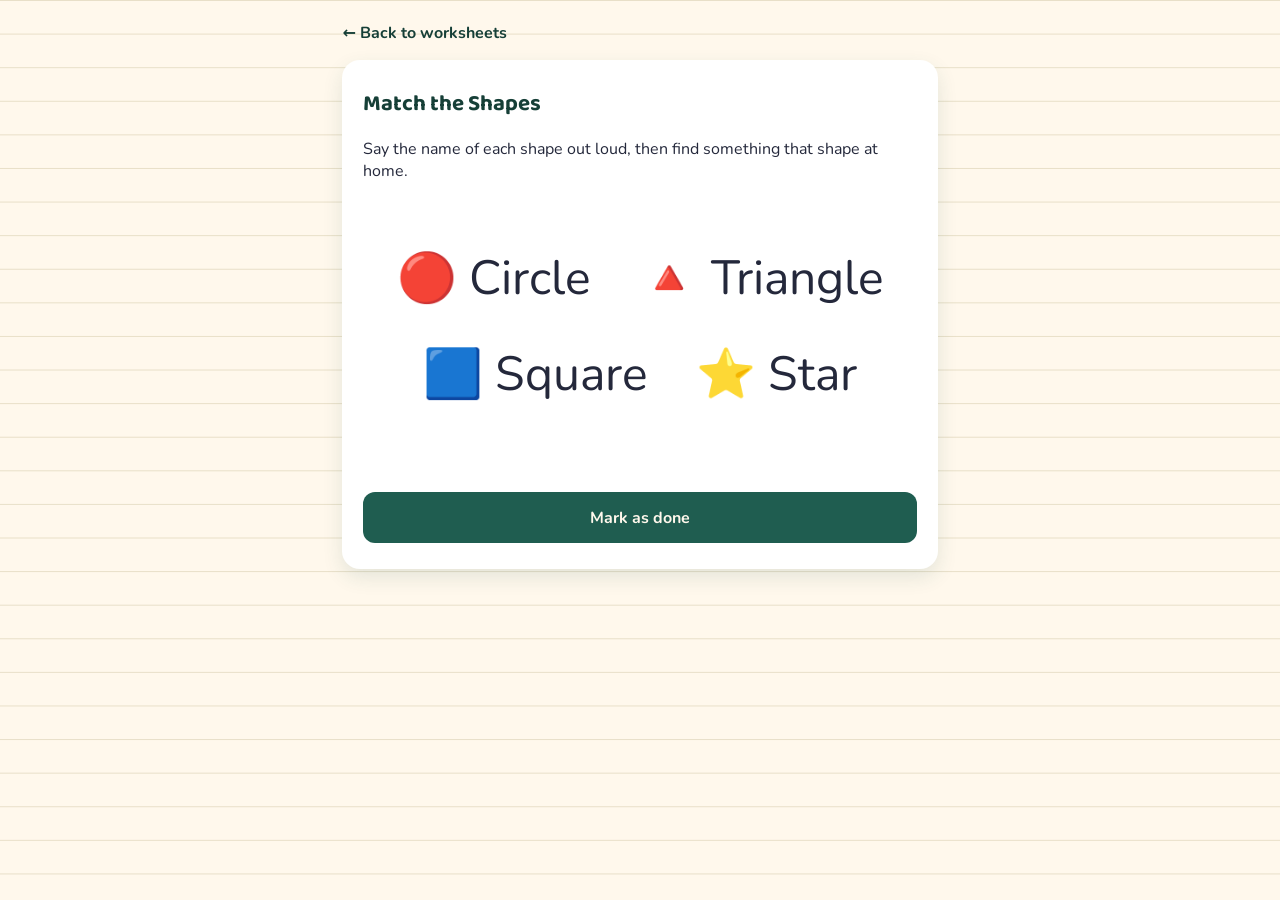
<file: worksheets/shapes-match.html>
<!DOCTYPE html>
<html lang="en">
<head>
  <meta charset="UTF-8" />
  <meta name="viewport" content="width=device-width, initial-scale=1" />
  <title>Match the Shapes · Little Learners</title>
  <link rel="stylesheet" href="../style.css" />
  <link rel="icon" href="../icons/icon-192.png" />
</head>
<body>
  <div class="worksheet-page">
    <a class="back-link" href="../index.html">&larr; Back to worksheets</a>
    <div class="worksheet-sheet">
      <h1>Match the Shapes</h1>
      <p>Say the name of each shape out loud, then find something that shape at home.</p>

      <p style="font-size: 3rem; text-align:center; line-height:2;">
        🔴 Circle &nbsp;&nbsp; 🔺 Triangle<br>
        🟦 Square &nbsp;&nbsp; ⭐ Star
      </p>

      <button class="mark-done-btn" id="doneBtn">Mark as done</button>
    </div>
  </div>
  <script src="../app.js"></script>
  <script>setupDoneButton("shapes-match");</script>
</body>
</html>
</file>
<file: style.css>
@import url("https://fonts.googleapis.com/css2?family=Baloo+2:wght@500;700;800&family=Nunito:wght@400;600;700&display=swap");

:root {
  --paper: #FFF8EC;
  --paper-line: #E8DFC8;
  --forest: #1F5D50;
  --forest-dark: #163F37;
  --sun: #FFC53D;
  --coral: #FF6B5B;
  --sky: #5AA9E6;
  --ink: #24283B;
  --ink-soft: #5B5F76;

  --font-display: "Baloo 2", system-ui, sans-serif;
  --font-body: "Nunito", system-ui, sans-serif;
}

* { box-sizing: border-box; }

body {
  margin: 0;
  background: var(--paper);
  background-image:
    linear-gradient(var(--paper-line) 1px, transparent 1px);
  background-size: 100% 2.1em;
  color: var(--ink);
  font-family: var(--font-body);
  -webkit-font-smoothing: antialiased;
}

/* ---------- Header (binder cover) ---------- */
.cover {
  background: var(--forest);
  background-image: radial-gradient(circle at 85% 20%, rgba(255,255,255,0.08), transparent 55%);
  color: var(--paper);
  padding: 2.2rem 1.4rem 2.6rem;
  border-bottom-left-radius: 28px;
  border-bottom-right-radius: 28px;
  position: relative;
  overflow: hidden;
}

.cover__ring {
  position: absolute;
  top: -14px;
  width: 26px;
  height: 26px;
  border-radius: 50%;
  background: var(--paper);
  box-shadow: inset 0 3px 4px rgba(0,0,0,0.25);
}
.cover__ring:nth-of-type(1) { left: 12%; }
.cover__ring:nth-of-type(2) { left: 38%; }
.cover__ring:nth-of-type(3) { left: 64%; }
.cover__ring:nth-of-type(4) { left: 88%; }

.cover h1 {
  font-family: var(--font-display);
  font-weight: 800;
  font-size: 2rem;
  margin: 1.2rem 0 0.3rem;
  letter-spacing: 0.2px;
}

.cover p {
  margin: 0;
  color: rgba(255,248,236,0.85);
  font-weight: 600;
  font-size: 0.98rem;
}

/* ---------- Install banner ---------- */
.install-banner {
  display: none;
  align-items: center;
  gap: 0.8rem;
  margin: 1rem 1.4rem 0;
  padding: 0.85rem 1rem;
  background: var(--sun);
  border-radius: 16px;
  font-weight: 700;
  color: var(--forest-dark);
}
.install-banner.visible { display: flex; }
.install-banner button {
  margin-left: auto;
  border: none;
  background: var(--forest);
  color: var(--paper);
  font-family: var(--font-body);
  font-weight: 700;
  padding: 0.55rem 0.9rem;
  border-radius: 10px;
  cursor: pointer;
}
.install-banner .dismiss {
  background: transparent;
  color: var(--forest-dark);
  padding: 0.55rem 0.4rem;
}

/* ---------- Worksheet grid ---------- */
.folder {
  padding: 1.6rem 1.4rem 3rem;
  max-width: 720px;
  margin: 0 auto;
}

.folder h2 {
  font-family: var(--font-display);
  font-size: 1.15rem;
  color: var(--forest-dark);
  margin: 0 0 0.9rem;
}

.grid {
  display: grid;
  grid-template-columns: repeat(auto-fill, minmax(150px, 1fr));
  gap: 1rem;
}

.card {
  position: relative;
  background: #fff;
  border-radius: 4px 4px 14px 14px;
  text-decoration: none;
  color: var(--ink);
  display: block;
  box-shadow: 0 6px 14px rgba(31,93,80,0.12);
  transition: transform 0.15s ease, box-shadow 0.15s ease;
  overflow: hidden;
}
.card:active { transform: scale(0.97); }

.card__tab {
  height: 10px;
  clip-path: polygon(
    0% 100%, 4% 30%, 8% 100%, 12% 20%, 16% 100%, 20% 35%, 24% 100%,
    28% 15%, 32% 100%, 36% 40%, 40% 100%, 44% 10%, 48% 100%, 52% 30%,
    56% 100%, 60% 20%, 64% 100%, 68% 35%, 72% 100%, 76% 15%, 80% 100%,
    84% 25%, 88% 100%, 92% 10%, 96% 100%, 100% 30%, 100% 0%, 0% 0%
  );
}
.card--counting .card__tab { background: var(--coral); }
.card--alphabet .card__tab { background: var(--sky); }
.card--shapes .card__tab { background: var(--sun); }

.card__body {
  padding: 1rem 0.9rem 1.1rem;
}

.card__emoji { font-size: 1.9rem; display: block; margin-bottom: 0.4rem; }

.card__title {
  font-family: var(--font-display);
  font-weight: 700;
  font-size: 1rem;
  margin: 0 0 0.2rem;
}

.card__meta {
  font-size: 0.8rem;
  color: var(--ink-soft);
  font-weight: 600;
}

.card__done {
  position: absolute;
  top: 10px;
  right: 10px;
  background: var(--forest);
  color: var(--paper);
  font-size: 0.65rem;
  font-weight: 700;
  padding: 0.25rem 0.5rem;
  border-radius: 999px;
  display: none;
  transform: rotate(6deg);
}
.card.done .card__done { display: block; }

/* ---------- Worksheet page ---------- */
.worksheet-page {
  max-width: 640px;
  margin: 0 auto;
  padding: 1.4rem;
}

.back-link {
  display: inline-flex;
  align-items: center;
  gap: 0.3rem;
  color: var(--forest-dark);
  font-weight: 700;
  text-decoration: none;
  margin-bottom: 1rem;
}

.worksheet-sheet {
  background: #fff;
  border-radius: 18px;
  padding: 1.6rem 1.3rem;
  box-shadow: 0 8px 20px rgba(31,93,80,0.12);
}

.worksheet-sheet h1 {
  font-family: var(--font-display);
  color: var(--forest-dark);
  font-size: 1.4rem;
  margin-top: 0;
}

.mark-done-btn {
  margin-top: 1.4rem;
  width: 100%;
  border: none;
  background: var(--forest);
  color: var(--paper);
  font-family: var(--font-body);
  font-weight: 700;
  font-size: 1rem;
  padding: 0.9rem;
  border-radius: 12px;
  cursor: pointer;
}
.mark-done-btn.is-done { background: var(--coral); }
</file>
